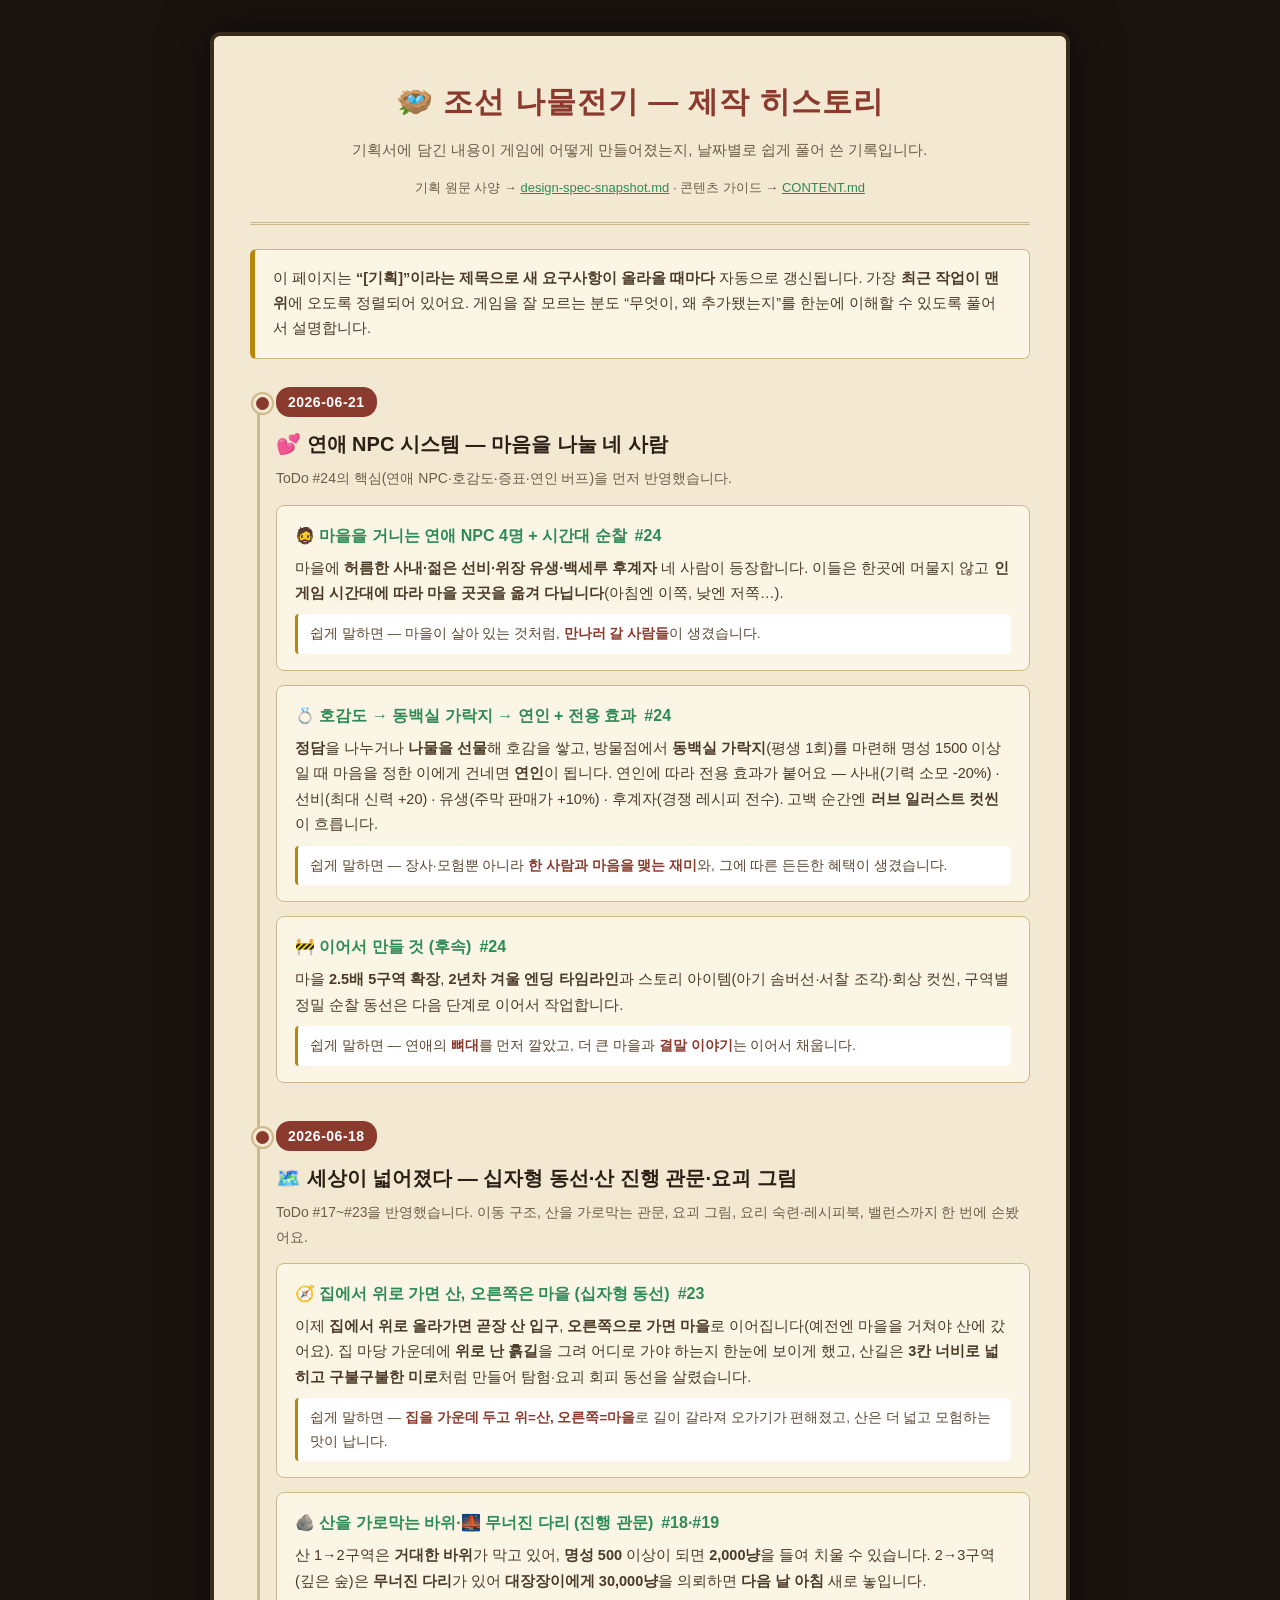
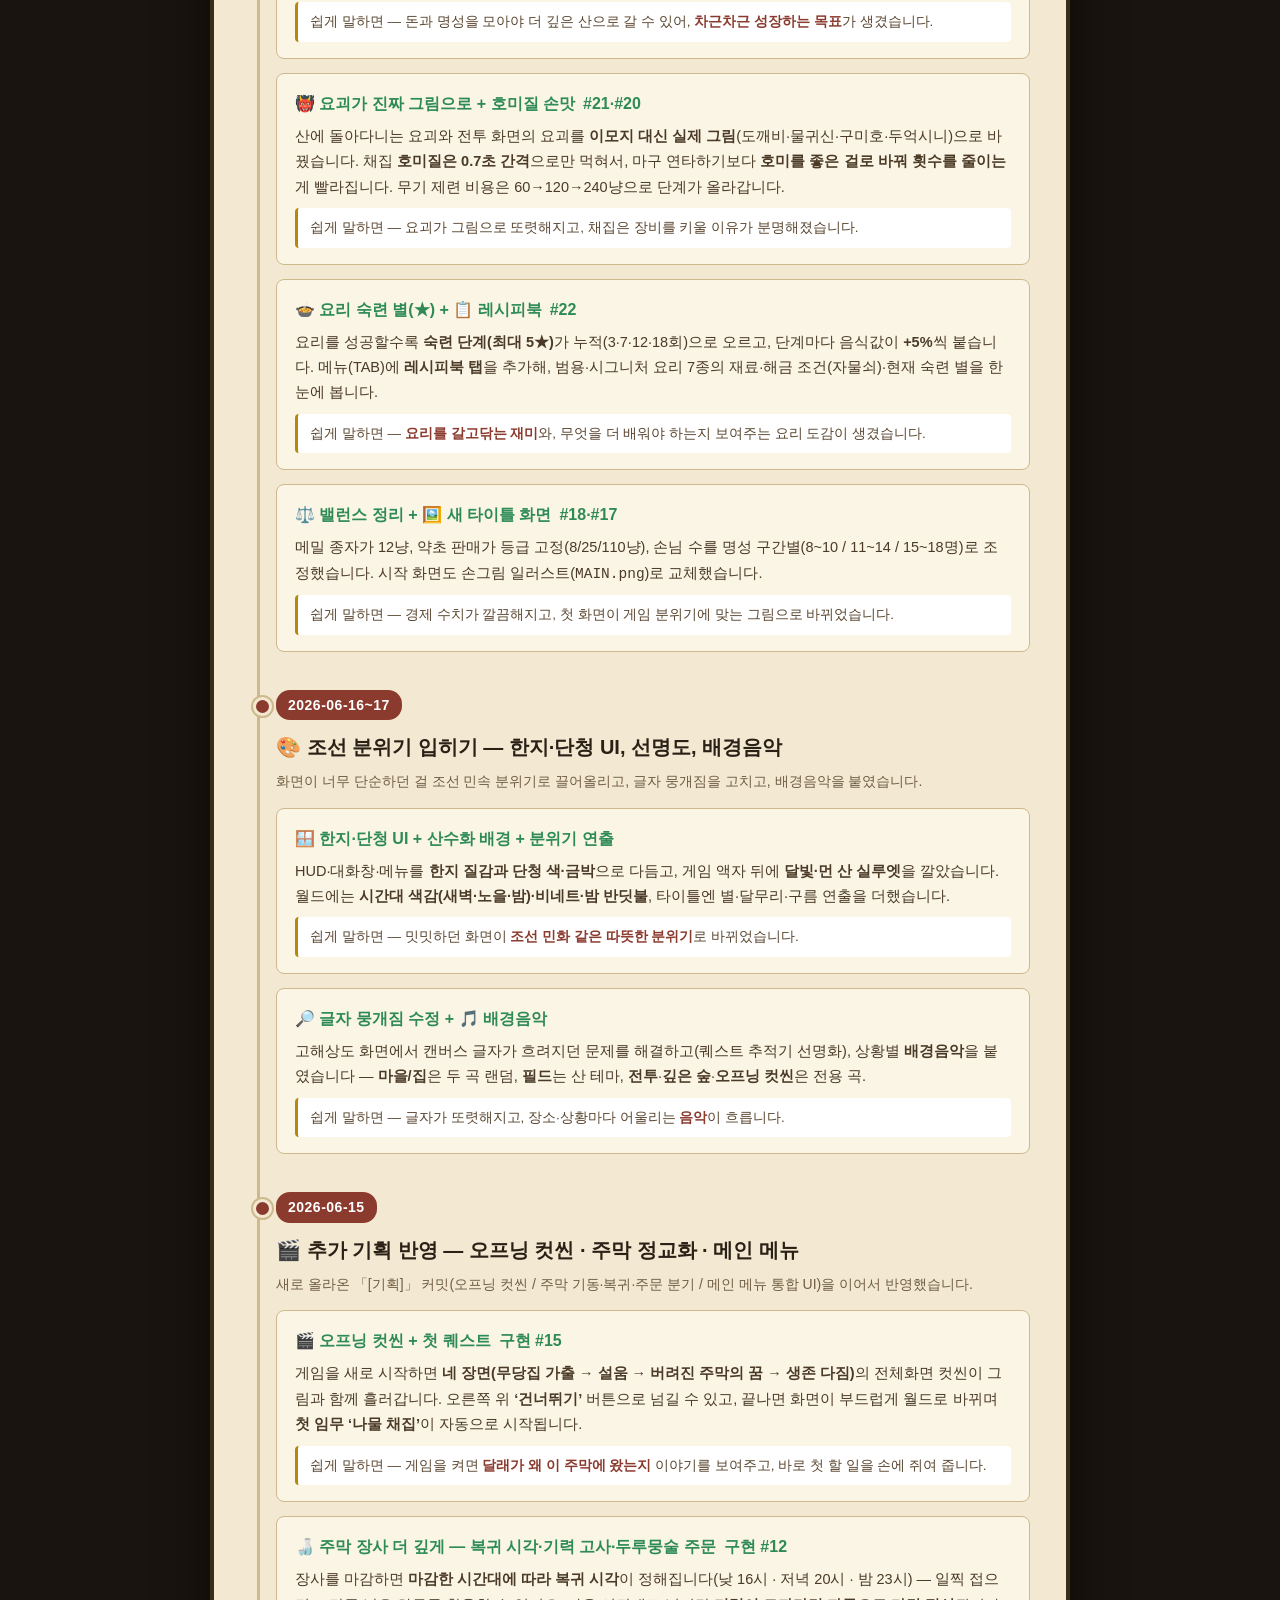
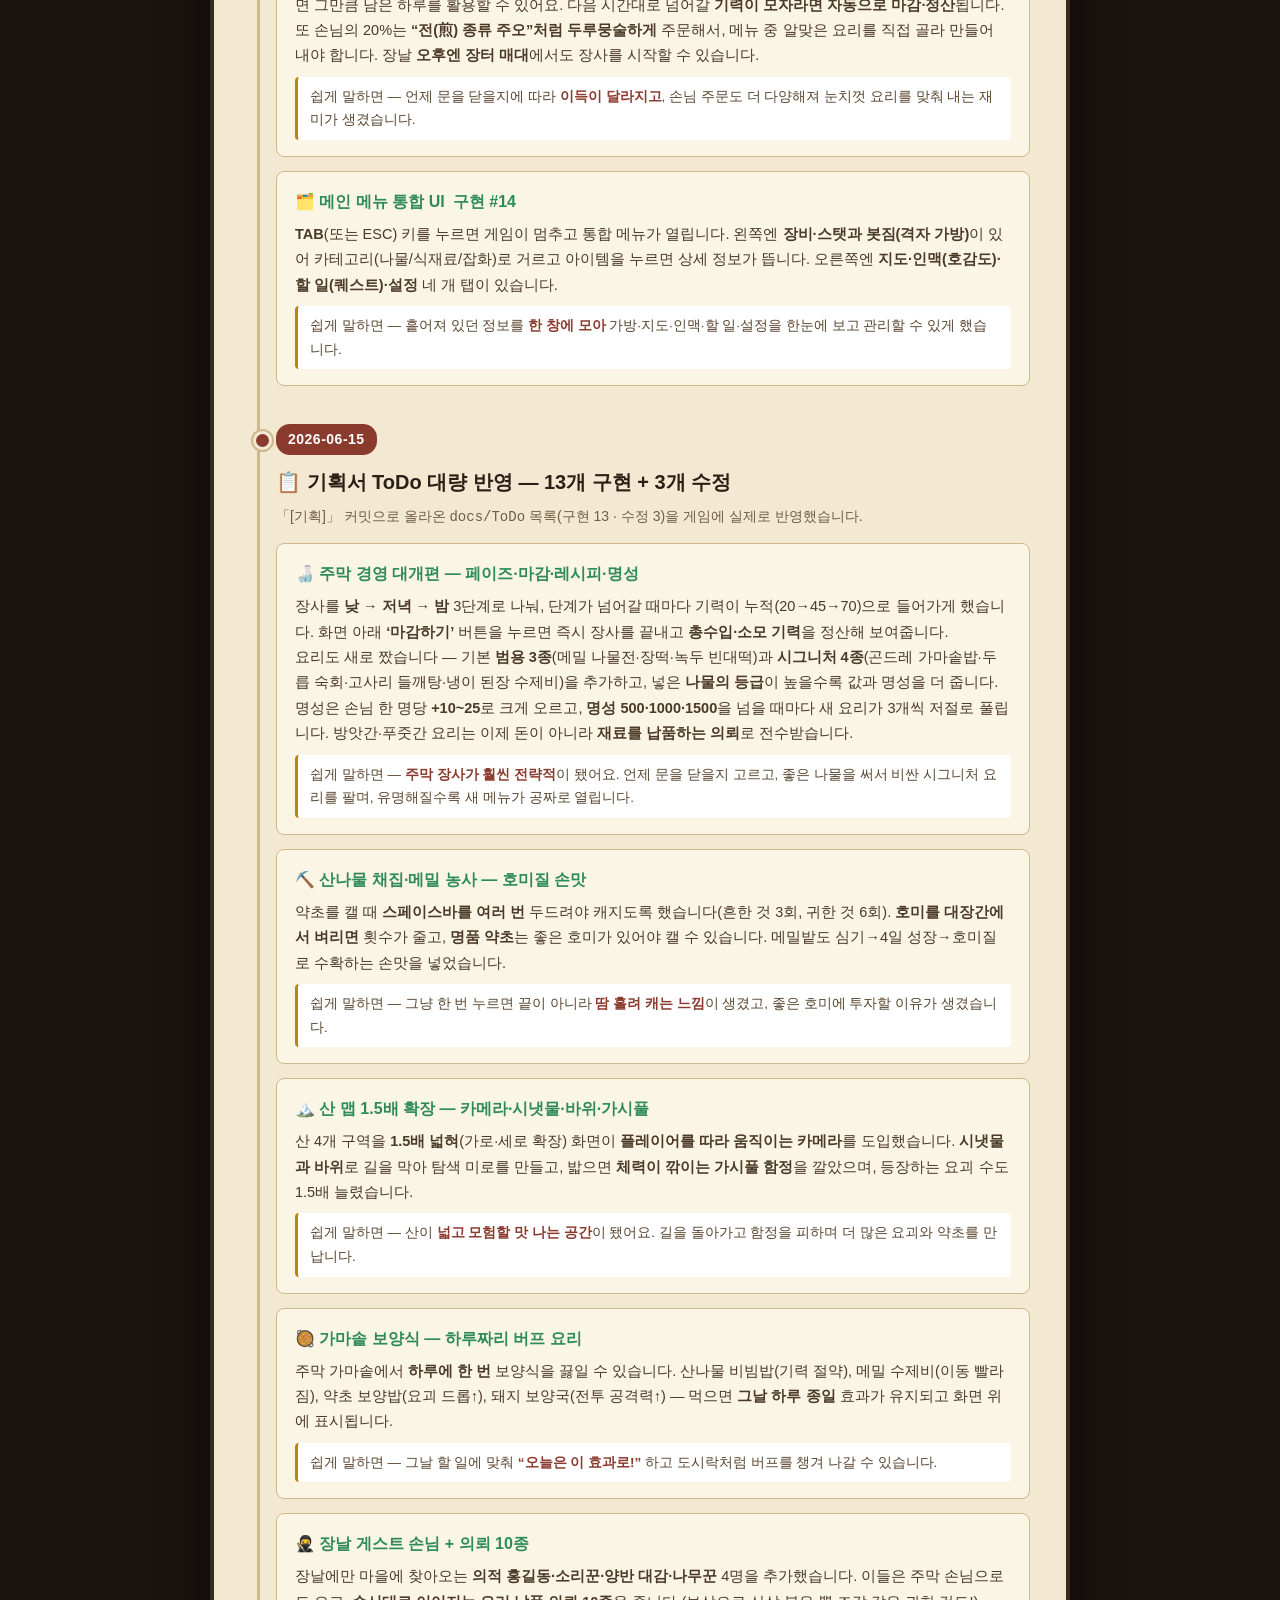
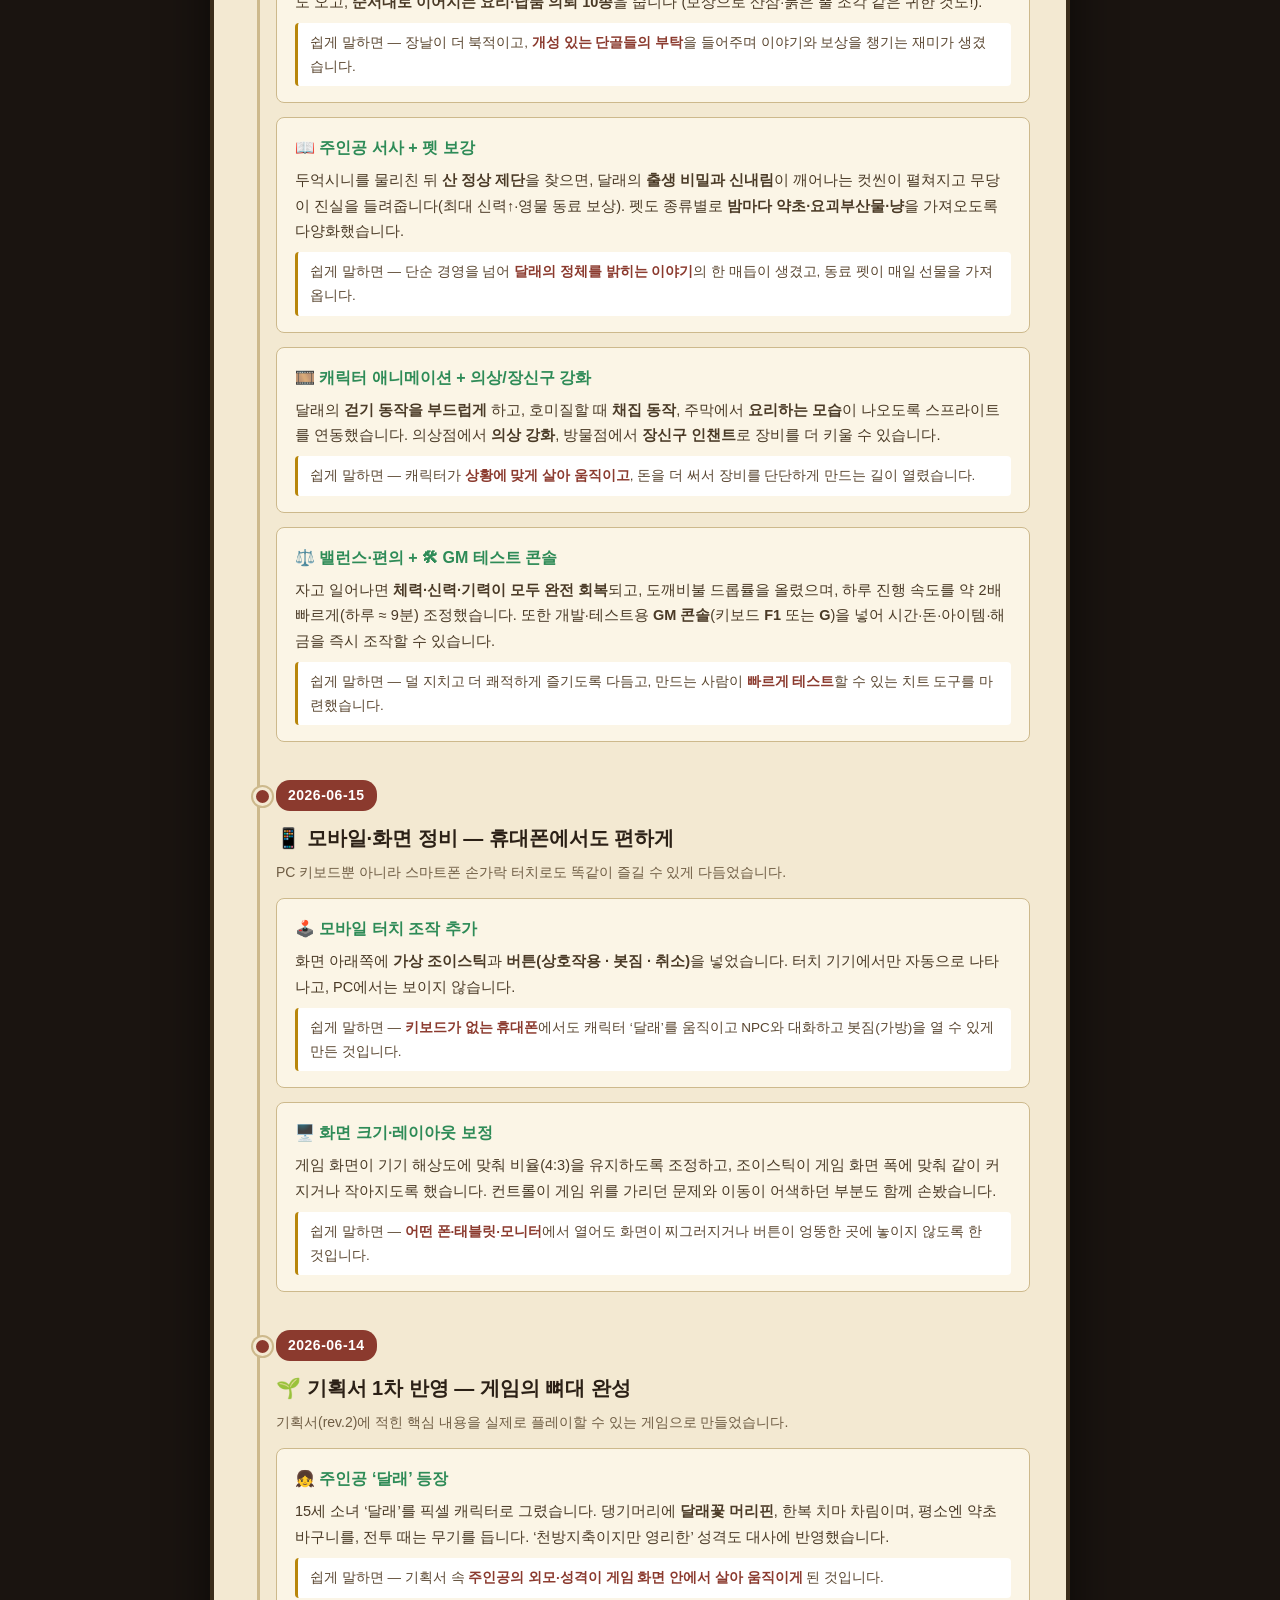
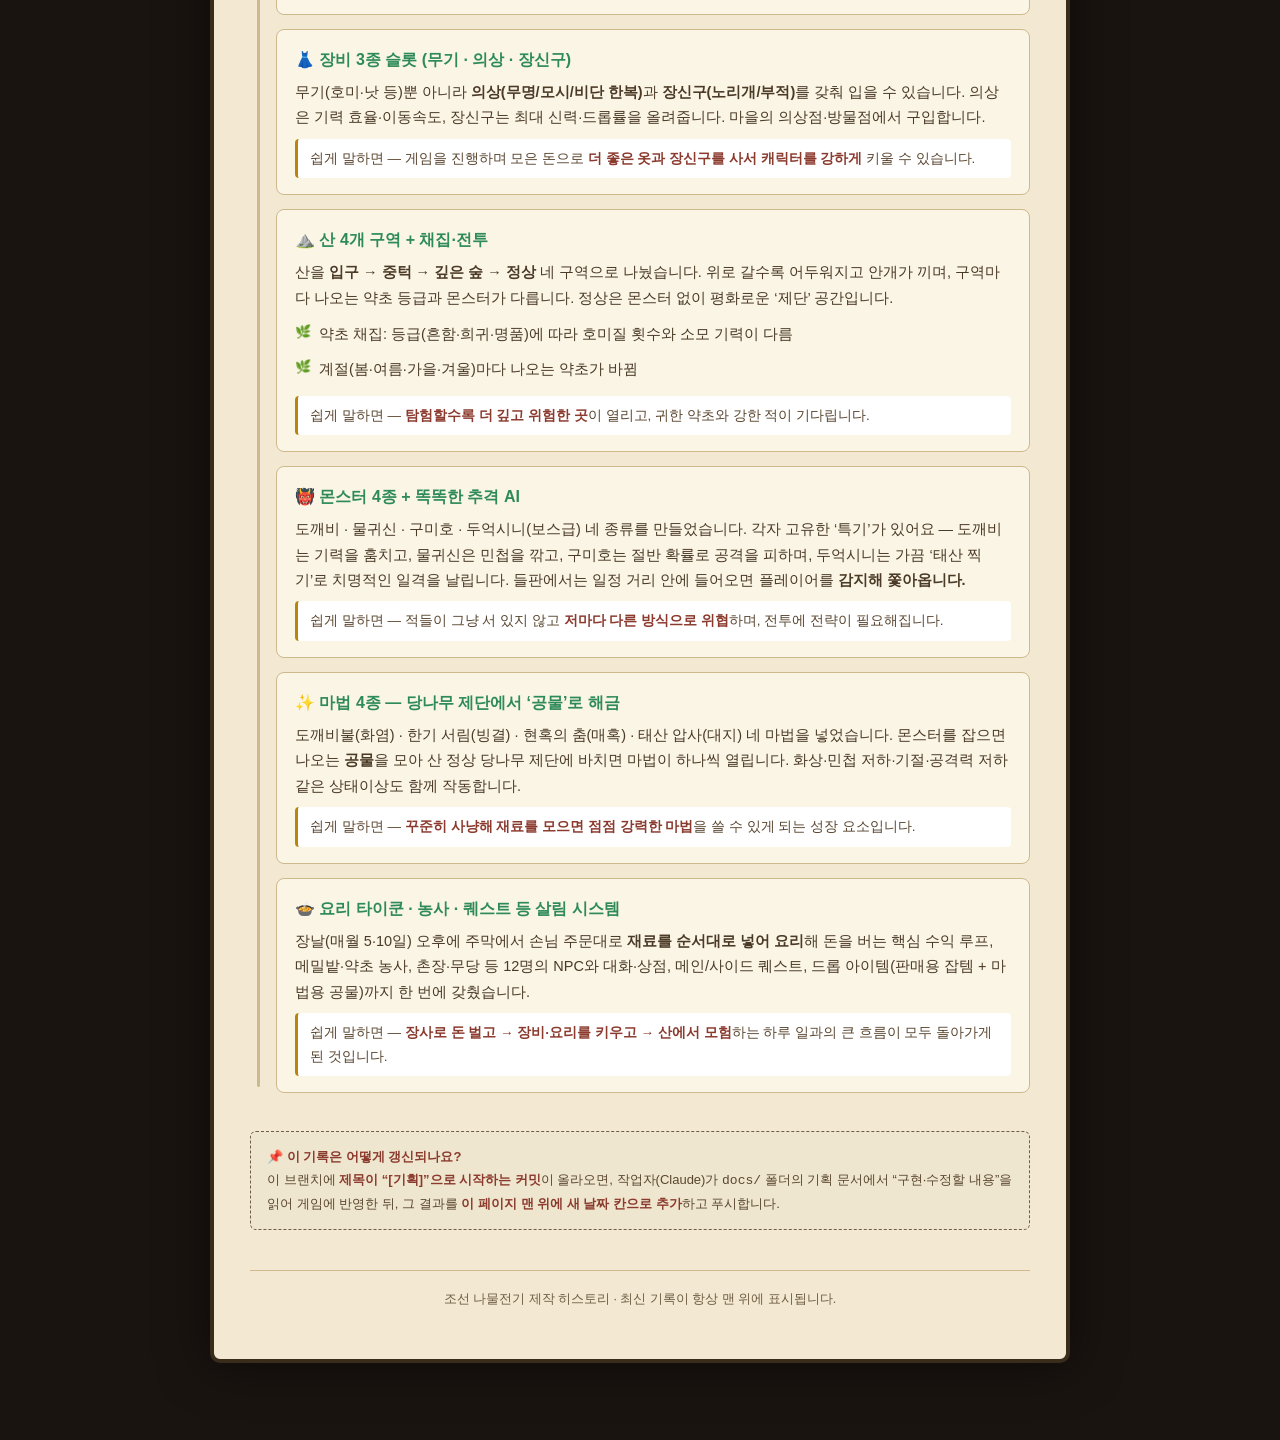
<file: 제작 히스토리.html>
<!DOCTYPE html>
<html lang="ko">
<head>
<meta charset="UTF-8" />
<meta name="viewport" content="width=device-width, initial-scale=1.0" />
<title>조선 나물전기 — 제작 히스토리</title>
<style>
  :root{
    --bg:#1a1410; --paper:#f3e9d2; --ink:#2b2016; --line:#cdb98c;
    --accent:#8b3a2e; --accent2:#2e8b57; --gold:#b8860b; --muted:#6f5d44;
  }
  *{box-sizing:border-box;margin:0;padding:0;}
  body{
    background:var(--bg);
    color:var(--ink);
    font-family:'Malgun Gothic','Apple SD Gothic Neo',sans-serif;
    line-height:1.75;
    padding:32px 16px 80px;
  }
  .wrap{
    max-width:860px; margin:0 auto;
    background:var(--paper);
    border:4px solid #3a2c1a;
    border-radius:10px;
    box-shadow:0 0 50px rgba(0,0,0,.6);
    padding:40px 36px 48px;
  }
  header.top{
    text-align:center;
    border-bottom:3px double var(--line);
    padding-bottom:22px; margin-bottom:8px;
  }
  header.top h1{
    font-size:30px; letter-spacing:1px; color:var(--accent);
  }
  header.top .sub{ color:var(--muted); margin-top:8px; font-size:15px; }
  header.top .crumb{
    margin-top:14px; font-size:13px; color:var(--muted);
  }
  header.top .crumb a{ color:var(--accent2); }

  .intro{
    background:#fbf5e6; border:1px solid var(--line);
    border-left:5px solid var(--gold);
    border-radius:6px; padding:16px 18px; margin:24px 0 8px;
    font-size:14.5px; color:#4a3a26;
  }

  /* ── 타임라인 ── */
  .timeline{ position:relative; margin-top:28px; padding-left:26px; }
  .timeline::before{
    content:""; position:absolute; left:7px; top:6px; bottom:6px;
    width:3px; background:var(--line); border-radius:2px;
  }
  .entry{ position:relative; margin-bottom:38px; }
  .entry::before{
    content:""; position:absolute; left:-23px; top:7px;
    width:13px; height:13px; border-radius:50%;
    background:var(--accent); border:3px solid var(--paper);
    box-shadow:0 0 0 2px var(--line);
  }
  .entry .date{
    display:inline-block; font-size:14px; font-weight:700;
    color:#fff; background:var(--accent);
    padding:3px 12px; border-radius:14px; letter-spacing:.5px;
  }
  .entry h2{
    font-size:20px; margin:10px 0 4px; color:var(--ink);
  }
  .entry .tagline{ color:var(--muted); font-size:14px; margin-bottom:14px; }

  .card{
    background:#fbf5e6; border:1px solid var(--line);
    border-radius:8px; padding:16px 18px; margin-bottom:14px;
  }
  .card h3{
    font-size:16px; color:var(--accent2); margin-bottom:6px;
    display:flex; align-items:center; gap:8px;
  }
  .card p{ font-size:14.5px; color:#4a3a26; }
  .card .plain{
    margin-top:8px; font-size:13.5px; color:#5a4630;
    background:#fff; border-left:3px solid var(--gold);
    padding:8px 12px; border-radius:4px;
  }
  .card .plain b{ color:var(--accent); }

  ul.feat{ list-style:none; margin-top:6px; }
  ul.feat li{
    font-size:14.5px; color:#4a3a26; padding:5px 0 5px 24px;
    position:relative;
  }
  ul.feat li::before{
    content:"🌿"; position:absolute; left:0; top:4px; font-size:13px;
  }

  footer.bot{
    margin-top:40px; padding-top:18px; border-top:1px solid var(--line);
    text-align:center; font-size:12.5px; color:var(--muted);
  }
  .note-howto{
    margin-top:26px; background:#efe6cf; border:1px dashed var(--muted);
    border-radius:6px; padding:14px 16px; font-size:13px; color:#5a4630;
  }
  .note-howto b{ color:var(--accent); }
</style>
</head>
<body>
<div class="wrap">

  <header class="top">
    <h1>🪺 조선 나물전기 — 제작 히스토리</h1>
    <div class="sub">기획서에 담긴 내용이 게임에 어떻게 만들어졌는지, 날짜별로 쉽게 풀어 쓴 기록입니다.</div>
    <div class="crumb">기획 원문 사양 → <a href="docs/design-spec-snapshot.md">design-spec-snapshot.md</a> · 콘텐츠 가이드 → <a href="docs/CONTENT.md">CONTENT.md</a></div>
  </header>

  <div class="intro">
    이 페이지는 <b>“[기획]”이라는 제목으로 새 요구사항이 올라올 때마다</b> 자동으로 갱신됩니다.
    가장 <b>최근 작업이 맨 위</b>에 오도록 정렬되어 있어요. 게임을 잘 모르는 분도 “무엇이, 왜 추가됐는지”를
    한눈에 이해할 수 있도록 풀어서 설명합니다.
  </div>

  <div class="timeline">
  <!-- ▼▼▼ 새 작업 기록은 항상 이 줄 바로 아래에 (최신이 맨 위) 추가합니다 ▼▼▼ -->

    <!-- ───────────────────────── 2026-06-21 (연애 NPC 시스템 코어) ───────────────────────── -->
    <section class="entry">
      <span class="date">2026-06-21</span>
      <h2>💕 연애 NPC 시스템 — 마음을 나눌 네 사람</h2>
      <div class="tagline">ToDo #24의 핵심(연애 NPC·호감도·증표·연인 버프)을 먼저 반영했습니다.</div>

      <div class="card">
        <h3>🧔 마을을 거니는 연애 NPC 4명 + 시간대 순찰 <span class="todo-tag">#24</span></h3>
        <p>마을에 <b>허름한 사내·젊은 선비·위장 유생·백세루 후계자</b> 네 사람이 등장합니다. 이들은 한곳에
           머물지 않고 <b>인게임 시간대에 따라 마을 곳곳을 옮겨 다닙니다</b>(아침엔 이쪽, 낮엔 저쪽…).</p>
        <div class="plain">쉽게 말하면 — 마을이 살아 있는 것처럼, <b>만나러 갈 사람들</b>이 생겼습니다.</div>
      </div>

      <div class="card">
        <h3>💍 호감도 → 동백실 가락지 → 연인 + 전용 효과 <span class="todo-tag">#24</span></h3>
        <p><b>정담</b>을 나누거나 <b>나물을 선물</b>해 호감을 쌓고, 방물점에서 <b>동백실 가락지</b>(평생 1회)를 마련해
           명성 1500 이상일 때 마음을 정한 이에게 건네면 <b>연인</b>이 됩니다. 연인에 따라 전용 효과가 붙어요 —
           사내(기력 소모 -20%) · 선비(최대 신력 +20) · 유생(주막 판매가 +10%) · 후계자(경쟁 레시피 전수).
           고백 순간엔 <b>러브 일러스트 컷씬</b>이 흐릅니다.</p>
        <div class="plain">쉽게 말하면 — 장사·모험뿐 아니라 <b>한 사람과 마음을 맺는 재미</b>와, 그에 따른 든든한 혜택이 생겼습니다.</div>
      </div>

      <div class="card">
        <h3>🚧 이어서 만들 것 (후속) <span class="todo-tag">#24</span></h3>
        <p>마을 <b>2.5배 5구역 확장</b>, <b>2년차 겨울 엔딩 타임라인</b>과 스토리 아이템(아기 솜버선·서찰 조각)·회상 컷씬,
           구역별 정밀 순찰 동선은 다음 단계로 이어서 작업합니다.</p>
        <div class="plain">쉽게 말하면 — 연애의 <b>뼈대</b>를 먼저 깔았고, 더 큰 마을과 <b>결말 이야기</b>는 이어서 채웁니다.</div>
      </div>
    </section>


    <!-- ───────────────────────── 2026-06-18 (월드 동선·진행 게이트·시스템 개편) ───────────────────────── -->
    <section class="entry">
      <span class="date">2026-06-18</span>
      <h2>🗺️ 세상이 넓어졌다 — 십자형 동선·산 진행 관문·요괴 그림</h2>
      <div class="tagline">ToDo #17~#23을 반영했습니다. 이동 구조, 산을 가로막는 관문, 요괴 그림, 요리 숙련·레시피북, 밸런스까지 한 번에 손봤어요.</div>

      <div class="card">
        <h3>🧭 집에서 위로 가면 산, 오른쪽은 마을 (십자형 동선) <span class="todo-tag">#23</span></h3>
        <p>이제 <b>집에서 위로 올라가면 곧장 산 입구</b>, <b>오른쪽으로 가면 마을</b>로 이어집니다(예전엔 마을을 거쳐야 산에 갔어요).
           집 마당 가운데에 <b>위로 난 흙길</b>을 그려 어디로 가야 하는지 한눈에 보이게 했고, 산길은 <b>3칸 너비로 넓히고
           구불구불한 미로</b>처럼 만들어 탐험·요괴 회피 동선을 살렸습니다.</p>
        <div class="plain">쉽게 말하면 — <b>집을 가운데 두고 위=산, 오른쪽=마을</b>로 길이 갈라져 오가기가 편해졌고,
          산은 더 넓고 모험하는 맛이 납니다.</div>
      </div>

      <div class="card">
        <h3>🪨 산을 가로막는 바위·🌉 무너진 다리 (진행 관문) <span class="todo-tag">#18·#19</span></h3>
        <p>산 1→2구역은 <b>거대한 바위</b>가 막고 있어, <b>명성 500</b> 이상이 되면 <b>2,000냥</b>을 들여 치울 수 있습니다.
           2→3구역(깊은 숲)은 <b>무너진 다리</b>가 있어 <b>대장장이에게 30,000냥</b>을 의뢰하면 <b>다음 날 아침</b> 새로 놓입니다.</p>
        <div class="plain">쉽게 말하면 — 돈과 명성을 모아야 더 깊은 산으로 갈 수 있어, <b>차근차근 성장하는 목표</b>가 생겼습니다.</div>
      </div>

      <div class="card">
        <h3>👹 요괴가 진짜 그림으로 + 호미질 손맛 <span class="todo-tag">#21·#20</span></h3>
        <p>산에 돌아다니는 요괴와 전투 화면의 요괴를 <b>이모지 대신 실제 그림</b>(도깨비·물귀신·구미호·두억시니)으로 바꿨습니다.
           채집 <b>호미질은 0.7초 간격</b>으로만 먹혀서, 마구 연타하기보다 <b>호미를 좋은 걸로 바꿔 횟수를 줄이는</b> 게 빨라집니다.
           무기 제련 비용은 60→120→240냥으로 단계가 올라갑니다.</p>
        <div class="plain">쉽게 말하면 — 요괴가 그림으로 또렷해지고, 채집은 장비를 키울 이유가 분명해졌습니다.</div>
      </div>

      <div class="card">
        <h3>🍲 요리 숙련 별(★) + 📋 레시피북 <span class="todo-tag">#22</span></h3>
        <p>요리를 성공할수록 <b>숙련 단계(최대 5★)</b>가 누적(3·7·12·18회)으로 오르고, 단계마다 음식값이 <b>+5%</b>씩 붙습니다.
           메뉴(TAB)에 <b>레시피북 탭</b>을 추가해, 범용·시그니처 요리 7종의 재료·해금 조건(자물쇠)·현재 숙련 별을 한눈에 봅니다.</p>
        <div class="plain">쉽게 말하면 — <b>요리를 갈고닦는 재미</b>와, 무엇을 더 배워야 하는지 보여주는 요리 도감이 생겼습니다.</div>
      </div>

      <div class="card">
        <h3>⚖️ 밸런스 정리 + 🖼️ 새 타이틀 화면 <span class="todo-tag">#18·#17</span></h3>
        <p>메밀 종자가 12냥, 약초 판매가 등급 고정(8/25/110냥), 손님 수를 명성 구간별(8~10 / 11~14 / 15~18명)로 조정했습니다.
           시작 화면도 손그림 일러스트(<code>MAIN.png</code>)로 교체했습니다.</p>
        <div class="plain">쉽게 말하면 — 경제 수치가 깔끔해지고, 첫 화면이 게임 분위기에 맞는 그림으로 바뀌었습니다.</div>
      </div>
    </section>

    <!-- ───────────────────────── 2026-06-16~17 (분위기·BGM) ───────────────────────── -->
    <section class="entry">
      <span class="date">2026-06-16~17</span>
      <h2>🎨 조선 분위기 입히기 — 한지·단청 UI, 선명도, 배경음악</h2>
      <div class="tagline">화면이 너무 단순하던 걸 조선 민속 분위기로 끌어올리고, 글자 뭉개짐을 고치고, 배경음악을 붙였습니다.</div>

      <div class="card">
        <h3>🪟 한지·단청 UI + 산수화 배경 + 분위기 연출</h3>
        <p>HUD·대화창·메뉴를 <b>한지 질감과 단청 색·금박</b>으로 다듬고, 게임 액자 뒤에 <b>달빛·먼 산 실루엣</b>을 깔았습니다.
           월드에는 <b>시간대 색감(새벽·노을·밤)·비네트·밤 반딧불</b>, 타이틀엔 별·달무리·구름 연출을 더했습니다.</p>
        <div class="plain">쉽게 말하면 — 밋밋하던 화면이 <b>조선 민화 같은 따뜻한 분위기</b>로 바뀌었습니다.</div>
      </div>

      <div class="card">
        <h3>🔎 글자 뭉개짐 수정 + 🎵 배경음악</h3>
        <p>고해상도 화면에서 캔버스 글자가 흐려지던 문제를 해결하고(퀘스트 추적기 선명화), 상황별 <b>배경음악</b>을 붙였습니다 —
           <b>마을/집</b>은 두 곡 랜덤, <b>필드</b>는 산 테마, <b>전투</b>·<b>깊은 숲</b>·<b>오프닝 컷씬</b>은 전용 곡.</p>
        <div class="plain">쉽게 말하면 — 글자가 또렷해지고, 장소·상황마다 어울리는 <b>음악</b>이 흐릅니다.</div>
      </div>
    </section>

    <!-- ───────────────────────── 2026-06-15 (추가 기획 반영: 컷씬·주막·메뉴) ───────────────────────── -->
    <section class="entry">
      <span class="date">2026-06-15</span>
      <h2>🎬 추가 기획 반영 — 오프닝 컷씬 · 주막 정교화 · 메인 메뉴</h2>
      <div class="tagline">새로 올라온 「[기획]」 커밋(오프닝 컷씬 / 주막 기동·복귀·주문 분기 / 메인 메뉴 통합 UI)을 이어서 반영했습니다.</div>

      <div class="card">
        <h3>🎬 오프닝 컷씬 + 첫 퀘스트 <span class="todo-tag">구현 #15</span></h3>
        <p>게임을 새로 시작하면 <b>네 장면(무당집 가출 → 설움 → 버려진 주막의 꿈 → 생존 다짐)</b>의
           전체화면 컷씬이 그림과 함께 흘러갑니다. 오른쪽 위 <b>‘건너뛰기’</b> 버튼으로 넘길 수 있고,
           끝나면 화면이 부드럽게 월드로 바뀌며 <b>첫 임무 ‘나물 채집’</b>이 자동으로 시작됩니다.</p>
        <div class="plain">쉽게 말하면 — 게임을 켜면 <b>달래가 왜 이 주막에 왔는지</b> 이야기를 보여주고,
          바로 첫 할 일을 손에 쥐여 줍니다.</div>
      </div>

      <div class="card">
        <h3>🍶 주막 장사 더 깊게 — 복귀 시각·기력 고사·두루뭉술 주문 <span class="todo-tag">구현 #12</span></h3>
        <p>장사를 마감하면 <b>마감한 시간대에 따라 복귀 시각</b>이 정해집니다(낮 16시 · 저녁 20시 · 밤 23시) —
           일찍 접으면 그만큼 남은 하루를 활용할 수 있어요. 다음 시간대로 넘어갈 <b>기력이 모자라면 자동으로
           마감·정산</b>됩니다. 또 손님의 20%는 <b>“전(煎) 종류 주오”처럼 두루뭉술하게</b> 주문해서, 메뉴 중
           알맞은 요리를 직접 골라 만들어 내야 합니다. 장날 <b>오후엔 장터 매대</b>에서도 장사를 시작할 수 있습니다.</p>
        <div class="plain">쉽게 말하면 — 언제 문을 닫을지에 따라 <b>이득이 달라지고</b>, 손님 주문도 더 다양해져
          눈치껏 요리를 맞춰 내는 재미가 생겼습니다.</div>
      </div>

      <div class="card">
        <h3>🗂️ 메인 메뉴 통합 UI <span class="todo-tag">구현 #14</span></h3>
        <p><b>TAB</b>(또는 ESC) 키를 누르면 게임이 멈추고 통합 메뉴가 열립니다. 왼쪽엔 <b>장비·스탯과
           봇짐(격자 가방)</b>이 있어 카테고리(나물/식재료/잡화)로 거르고 아이템을 누르면 상세 정보가 뜹니다.
           오른쪽엔 <b>지도·인맥(호감도)·할 일(퀘스트)·설정</b> 네 개 탭이 있습니다.</p>
        <div class="plain">쉽게 말하면 — 흩어져 있던 정보를 <b>한 창에 모아</b> 가방·지도·인맥·할 일·설정을
          한눈에 보고 관리할 수 있게 했습니다.</div>
      </div>
    </section>

    <!-- ───────────────────────── 2026-06-15 (기획서 대량 반영) ───────────────────────── -->
    <section class="entry">
      <span class="date">2026-06-15</span>
      <h2>📋 기획서 ToDo 대량 반영 — 13개 구현 + 3개 수정</h2>
      <div class="tagline">「[기획]」 커밋으로 올라온 <code>docs/ToDo</code> 목록(구현 13 · 수정 3)을 게임에 실제로 반영했습니다.</div>

      <div class="card">
        <h3>🍶 주막 경영 대개편 — 페이즈·마감·레시피·명성</h3>
        <p>장사를 <b>낮 → 저녁 → 밤</b> 3단계로 나눠, 단계가 넘어갈 때마다 기력이 누적(20→45→70)으로
           들어가게 했습니다. 화면 아래 <b>‘마감하기’</b> 버튼을 누르면 즉시 장사를 끝내고
           <b>총수입·소모 기력</b>을 정산해 보여줍니다.</p>
        <p>요리도 새로 짰습니다 — 기본 <b>범용 3종</b>(메밀 나물전·장떡·녹두 빈대떡)과
           <b>시그니처 4종</b>(곤드레 가마솥밥·두릅 숙회·고사리 들깨탕·냉이 된장 수제비)을 추가하고,
           넣은 <b>나물의 등급</b>이 높을수록 값과 명성을 더 줍니다.</p>
        <p>명성은 손님 한 명당 <b>+10~25</b>로 크게 오르고, <b>명성 500·1000·1500</b>을 넘을 때마다
           새 요리가 3개씩 저절로 풀립니다. 방앗간·푸줏간 요리는 이제 돈이 아니라
           <b>재료를 납품하는 의뢰</b>로 전수받습니다.</p>
        <div class="plain">쉽게 말하면 — <b>주막 장사가 훨씬 전략적</b>이 됐어요. 언제 문을 닫을지 고르고,
          좋은 나물을 써서 비싼 시그니처 요리를 팔며, 유명해질수록 새 메뉴가 공짜로 열립니다.</div>
      </div>

      <div class="card">
        <h3>⛏️ 산나물 채집·메밀 농사 — 호미질 손맛</h3>
        <p>약초를 캘 때 <b>스페이스바를 여러 번</b> 두드려야 캐지도록 했습니다(흔한 것 3회, 귀한 것 6회).
           <b>호미를 대장간에서 벼리면</b> 횟수가 줄고, <b>명품 약초</b>는 좋은 호미가 있어야 캘 수 있습니다.
           메밀밭도 심기→4일 성장→호미질로 수확하는 손맛을 넣었습니다.</p>
        <div class="plain">쉽게 말하면 — 그냥 한 번 누르면 끝이 아니라 <b>땀 흘려 캐는 느낌</b>이 생겼고,
          좋은 호미에 투자할 이유가 생겼습니다.</div>
      </div>

      <div class="card">
        <h3>🏔️ 산 맵 1.5배 확장 — 카메라·시냇물·바위·가시풀</h3>
        <p>산 4개 구역을 <b>1.5배 넓혀</b>(가로·세로 확장) 화면이 <b>플레이어를 따라 움직이는 카메라</b>를
           도입했습니다. <b>시냇물과 바위</b>로 길을 막아 탐색 미로를 만들고, 밟으면 <b>체력이 깎이는
           가시풀 함정</b>을 깔았으며, 등장하는 요괴 수도 1.5배 늘렸습니다.</p>
        <div class="plain">쉽게 말하면 — 산이 <b>넓고 모험할 맛 나는 공간</b>이 됐어요. 길을 돌아가고
          함정을 피하며 더 많은 요괴와 약초를 만납니다.</div>
      </div>

      <div class="card">
        <h3>🥘 가마솥 보양식 — 하루짜리 버프 요리</h3>
        <p>주막 가마솥에서 <b>하루에 한 번</b> 보양식을 끓일 수 있습니다. 산나물 비빔밥(기력 절약),
           메밀 수제비(이동 빨라짐), 약초 보양밥(요괴 드롭↑), 돼지 보양국(전투 공격력↑) —
           먹으면 <b>그날 하루 종일</b> 효과가 유지되고 화면 위에 표시됩니다.</p>
        <div class="plain">쉽게 말하면 — 그날 할 일에 맞춰 <b>“오늘은 이 효과로!”</b> 하고 도시락처럼
          버프를 챙겨 나갈 수 있습니다.</div>
      </div>

      <div class="card">
        <h3>🥷 장날 게스트 손님 + 의뢰 10종</h3>
        <p>장날에만 마을에 찾아오는 <b>의적 홍길동·소리꾼·양반 대감·나무꾼</b> 4명을 추가했습니다.
           이들은 주막 손님으로도 오고, <b>순서대로 이어지는 요리·납품 의뢰 10종</b>을 줍니다
           (보상으로 산삼·붉은 뿔 조각 같은 귀한 것도!).</p>
        <div class="plain">쉽게 말하면 — 장날이 더 북적이고, <b>개성 있는 단골들의 부탁</b>을 들어주며
          이야기와 보상을 챙기는 재미가 생겼습니다.</div>
      </div>

      <div class="card">
        <h3>📖 주인공 서사 + 펫 보강</h3>
        <p>두억시니를 물리친 뒤 <b>산 정상 제단</b>을 찾으면, 달래의 <b>출생 비밀과 신내림</b>이 깨어나는
           컷씬이 펼쳐지고 무당이 진실을 들려줍니다(최대 신력↑·영물 동료 보상). 펫도 종류별로
           <b>밤마다 약초·요괴부산물·냥</b>을 가져오도록 다양화했습니다.</p>
        <div class="plain">쉽게 말하면 — 단순 경영을 넘어 <b>달래의 정체를 밝히는 이야기</b>의 한 매듭이 생겼고,
          동료 펫이 매일 선물을 가져옵니다.</div>
      </div>

      <div class="card">
        <h3>🎞️ 캐릭터 애니메이션 + 의상/장신구 강화</h3>
        <p>달래의 <b>걷기 동작을 부드럽게</b> 하고, 호미질할 때 <b>채집 동작</b>, 주막에서 <b>요리하는 모습</b>이
           나오도록 스프라이트를 연동했습니다. 의상점에서 <b>의상 강화</b>, 방물점에서 <b>장신구 인챈트</b>로
           장비를 더 키울 수 있습니다.</p>
        <div class="plain">쉽게 말하면 — 캐릭터가 <b>상황에 맞게 살아 움직이고</b>, 돈을 더 써서 장비를
          단단하게 만드는 길이 열렸습니다.</div>
      </div>

      <div class="card">
        <h3>⚖️ 밸런스·편의 + 🛠 GM 테스트 콘솔</h3>
        <p>자고 일어나면 <b>체력·신력·기력이 모두 완전 회복</b>되고, 도깨비불 드롭률을 올렸으며,
           하루 진행 속도를 약 2배 빠르게(하루 ≈ 9분) 조정했습니다. 또한 개발·테스트용
           <b>GM 콘솔</b>(키보드 <b>F1</b> 또는 <b>G</b>)을 넣어 시간·돈·아이템·해금을 즉시 조작할 수 있습니다.</p>
        <div class="plain">쉽게 말하면 — 덜 지치고 더 쾌적하게 즐기도록 다듬고, 만드는 사람이
          <b>빠르게 테스트</b>할 수 있는 치트 도구를 마련했습니다.</div>
      </div>
    </section>

    <!-- ───────────────────────── 2026-06-15 ───────────────────────── -->
    <section class="entry">
      <span class="date">2026-06-15</span>
      <h2>📱 모바일·화면 정비 — 휴대폰에서도 편하게</h2>
      <div class="tagline">PC 키보드뿐 아니라 스마트폰 손가락 터치로도 똑같이 즐길 수 있게 다듬었습니다.</div>

      <div class="card">
        <h3>🕹️ 모바일 터치 조작 추가</h3>
        <p>화면 아래쪽에 <b>가상 조이스틱</b>과 <b>버튼(상호작용 · 봇짐 · 취소)</b>을 넣었습니다.
           터치 기기에서만 자동으로 나타나고, PC에서는 보이지 않습니다.</p>
        <div class="plain">쉽게 말하면 — <b>키보드가 없는 휴대폰</b>에서도 캐릭터 ‘달래’를 움직이고
          NPC와 대화하고 봇짐(가방)을 열 수 있게 만든 것입니다.</div>
      </div>

      <div class="card">
        <h3>🖥️ 화면 크기·레이아웃 보정</h3>
        <p>게임 화면이 기기 해상도에 맞춰 비율(4:3)을 유지하도록 조정하고, 조이스틱이
           게임 화면 폭에 맞춰 같이 커지거나 작아지도록 했습니다. 컨트롤이 게임 위를
           가리던 문제와 이동이 어색하던 부분도 함께 손봤습니다.</p>
        <div class="plain">쉽게 말하면 — <b>어떤 폰·태블릿·모니터</b>에서 열어도 화면이 찌그러지거나
          버튼이 엉뚱한 곳에 놓이지 않도록 한 것입니다.</div>
      </div>
    </section>

    <!-- ───────────────────────── 2026-06-14 ───────────────────────── -->
    <section class="entry">
      <span class="date">2026-06-14</span>
      <h2>🌱 기획서 1차 반영 — 게임의 뼈대 완성</h2>
      <div class="tagline">기획서(rev.2)에 적힌 핵심 내용을 실제로 플레이할 수 있는 게임으로 만들었습니다.</div>

      <div class="card">
        <h3>👧 주인공 ‘달래’ 등장</h3>
        <p>15세 소녀 ‘달래’를 픽셀 캐릭터로 그렸습니다. 댕기머리에 <b>달래꽃 머리핀</b>,
           한복 치마 차림이며, 평소엔 약초 바구니를, 전투 때는 무기를 듭니다.
           ‘천방지축이지만 영리한’ 성격도 대사에 반영했습니다.</p>
        <div class="plain">쉽게 말하면 — 기획서 속 <b>주인공의 외모·성격이 게임 화면 안에서 살아 움직이게</b> 된 것입니다.</div>
      </div>

      <div class="card">
        <h3>👗 장비 3종 슬롯 (무기 · 의상 · 장신구)</h3>
        <p>무기(호미·낫 등)뿐 아니라 <b>의상(무명/모시/비단 한복)</b>과 <b>장신구(노리개/부적)</b>를
           갖춰 입을 수 있습니다. 의상은 기력 효율·이동속도, 장신구는 최대 신력·드롭률을 올려줍니다.
           마을의 의상점·방물점에서 구입합니다.</p>
        <div class="plain">쉽게 말하면 — 게임을 진행하며 모은 돈으로 <b>더 좋은 옷과 장신구를 사서
          캐릭터를 강하게</b> 키울 수 있습니다.</div>
      </div>

      <div class="card">
        <h3>⛰️ 산 4개 구역 + 채집·전투</h3>
        <p>산을 <b>입구 → 중턱 → 깊은 숲 → 정상</b> 네 구역으로 나눴습니다. 위로 갈수록 어두워지고
           안개가 끼며, 구역마다 나오는 약초 등급과 몬스터가 다릅니다. 정상은 몬스터 없이
           평화로운 ‘제단’ 공간입니다.</p>
        <ul class="feat">
          <li>약초 채집: 등급(흔함·희귀·명품)에 따라 호미질 횟수와 소모 기력이 다름</li>
          <li>계절(봄·여름·가을·겨울)마다 나오는 약초가 바뀜</li>
        </ul>
        <div class="plain">쉽게 말하면 — <b>탐험할수록 더 깊고 위험한 곳</b>이 열리고,
          귀한 약초와 강한 적이 기다립니다.</div>
      </div>

      <div class="card">
        <h3>👹 몬스터 4종 + 똑똑한 추격 AI</h3>
        <p>도깨비 · 물귀신 · 구미호 · 두억시니(보스급) 네 종류를 만들었습니다. 각자 고유한 ‘특기’가 있어요 —
           도깨비는 기력을 훔치고, 물귀신은 민첩을 깎고, 구미호는 절반 확률로 공격을 피하며,
           두억시니는 가끔 ‘태산 찍기’로 치명적인 일격을 날립니다. 들판에서는 일정 거리 안에 들어오면
           플레이어를 <b>감지해 쫓아옵니다.</b></p>
        <div class="plain">쉽게 말하면 — 적들이 그냥 서 있지 않고 <b>저마다 다른 방식으로 위협</b>하며,
          전투에 전략이 필요해집니다.</div>
      </div>

      <div class="card">
        <h3>✨ 마법 4종 — 당나무 제단에서 ‘공물’로 해금</h3>
        <p>도깨비불(화염) · 한기 서림(빙결) · 현혹의 춤(매혹) · 태산 압사(대지) 네 마법을 넣었습니다.
           몬스터를 잡으면 나오는 <b>공물</b>을 모아 산 정상 당나무 제단에 바치면 마법이 하나씩 열립니다.
           화상·민첩 저하·기절·공격력 저하 같은 상태이상도 함께 작동합니다.</p>
        <div class="plain">쉽게 말하면 — <b>꾸준히 사냥해 재료를 모으면 점점 강력한 마법</b>을 쓸 수 있게 되는 성장 요소입니다.</div>
      </div>

      <div class="card">
        <h3>🍲 요리 타이쿤 · 농사 · 퀘스트 등 살림 시스템</h3>
        <p>장날(매월 5·10일) 오후에 주막에서 손님 주문대로 <b>재료를 순서대로 넣어 요리</b>해 돈을 버는
           핵심 수익 루프, 메밀밭·약초 농사, 촌장·무당 등 12명의 NPC와 대화·상점, 메인/사이드 퀘스트,
           드롭 아이템(판매용 잡템 + 마법용 공물)까지 한 번에 갖췄습니다.</p>
        <div class="plain">쉽게 말하면 — <b>장사로 돈 벌고 → 장비·요리를 키우고 → 산에서 모험</b>하는
          하루 일과의 큰 흐름이 모두 돌아가게 된 것입니다.</div>
      </div>
    </section>

  </div><!-- /timeline -->

  <div class="note-howto">
    📌 <b>이 기록은 어떻게 갱신되나요?</b><br>
    이 브랜치에 <b>제목이 “[기획]”으로 시작하는 커밋</b>이 올라오면, 작업자(Claude)가
    <code>docs/</code> 폴더의 기획 문서에서 “구현·수정할 내용”을 읽어 게임에 반영한 뒤,
    그 결과를 <b>이 페이지 맨 위에 새 날짜 칸으로 추가</b>하고 푸시합니다.
  </div>

  <footer class="bot">
    조선 나물전기 제작 히스토리 · 최신 기록이 항상 맨 위에 표시됩니다.
  </footer>

</div>
</body>
</html>
</file>
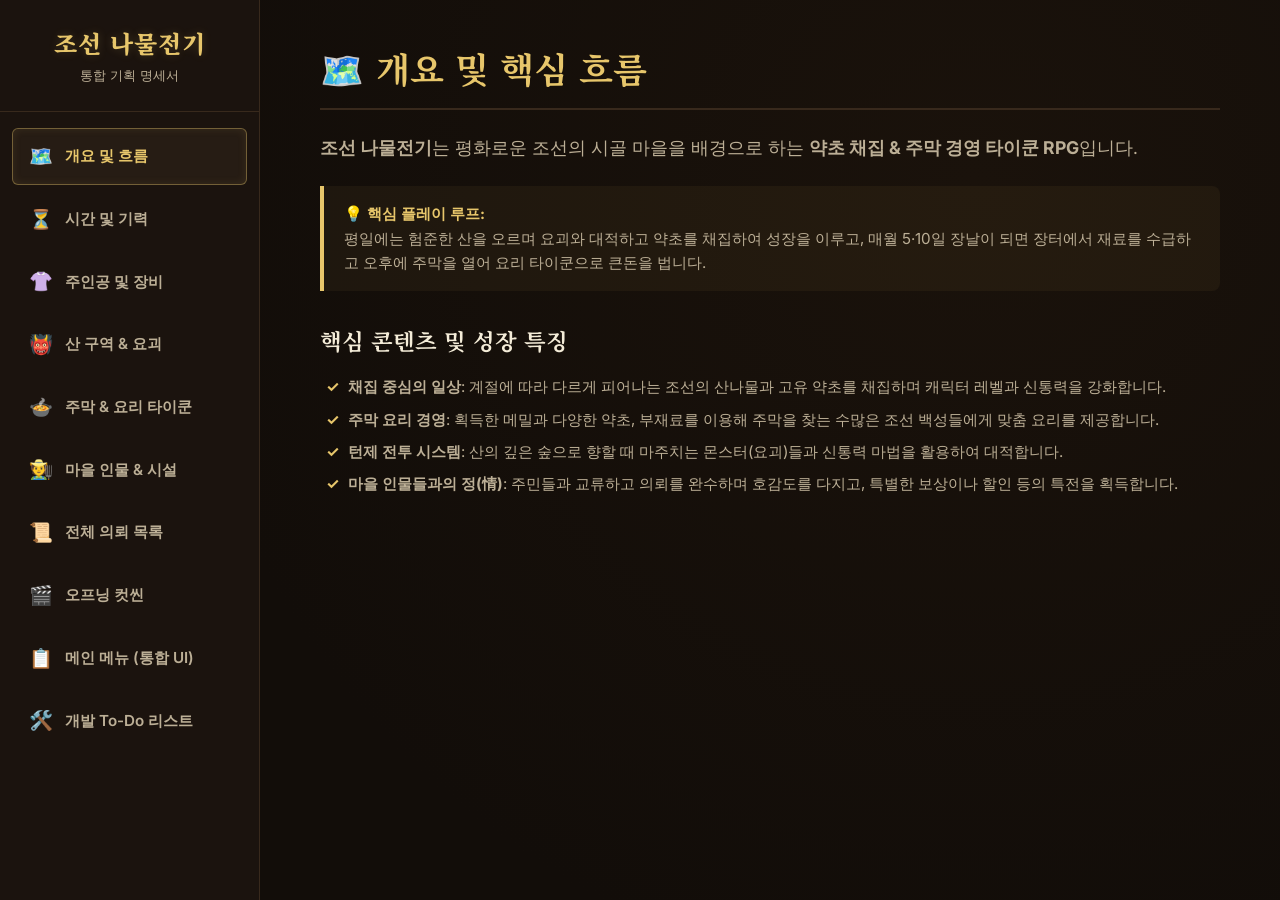
<file: docs/game_specification.html>
<!DOCTYPE html>
<html lang="ko">
<head>
  <meta charset="UTF-8">
  <meta name="viewport" content="width=device-width, initial-scale=1.0">
  <title>조선 나물전기 - 통합 기획 명세서</title>
  <!-- Google Fonts 로드 -->
  <link rel="preconnect" href="https://fonts.googleapis.com">
  <link rel="preconnect" href="https://fonts.gstatic.com" crossorigin>
  <link href="https://fonts.googleapis.com/css2?family=Noto+Serif+KR:wght@300;600;900&family=Outfit:wght@300;400;600;800&family=Inter:wght@300;400;600;700&display=swap" rel="stylesheet">
  
  <style>
    /* 디자인 시스템 및 테마 정의 */
    :root {
      --bg-dark: #120d09;
      --bg-panel: #1b130e;
      --bg-hover: #261c14;
      --border-color: #38291c;
      --border-glow: #e7c66b;
      
      --text-main: #f4ecd8;
      --text-muted: #bcaf96;
      --accent-gold: #e7c66b;
      --accent-gold-dark: #cda84f;
      --accent-red: #c0392b;
      --accent-blue: #3498db;
      --accent-green: #2ecc71;
      
      --font-serif: 'Noto Serif KR', serif;
      --font-sans: 'Inter', 'Outfit', sans-serif;
    }

    /* 전역 스타일 */
    * {
      box-sizing: border-box;
      margin: 0;
      padding: 0;
      scrollbar-width: thin;
      scrollbar-color: var(--border-color) var(--bg-dark);
    }
    
    body {
      background-color: var(--bg-dark);
      color: var(--text-main);
      font-family: var(--font-sans);
      line-height: 1.6;
      display: flex;
      height: 100vh;
      overflow: hidden;
    }

    /* 사이드바 내비게이션 */
    aside {
      width: 260px;
      background-color: var(--bg-panel);
      border-right: 1px solid var(--border-color);
      display: flex;
      flex-direction: column;
      flex-shrink: 0;
      z-index: 10;
    }

    .sidebar-header {
      padding: 24px;
      border-bottom: 1px solid var(--border-color);
      text-align: center;
    }

    .sidebar-header h1 {
      font-family: var(--font-serif);
      font-size: 1.5rem;
      font-weight: 900;
      color: var(--accent-gold);
      letter-spacing: 1px;
      text-shadow: 0 0 10px rgba(231, 198, 107, 0.2);
    }
    
    .sidebar-header p {
      font-size: 0.8rem;
      color: var(--text-muted);
      margin-top: 4px;
    }

    .nav-list {
      list-style: none;
      padding: 16px 12px;
      overflow-y: auto;
      flex-grow: 1;
    }

    .nav-item {
      padding: 12px 16px;
      margin-bottom: 6px;
      border-radius: 6px;
      cursor: pointer;
      font-size: 0.95rem;
      font-weight: 600;
      color: var(--text-muted);
      display: flex;
      align-items: center;
      transition: all 0.2s ease;
      border: 1px solid transparent;
    }

    .nav-item span {
      margin-right: 12px;
      font-size: 1.2rem;
    }

    .nav-item:hover {
      background-color: var(--bg-hover);
      color: var(--text-main);
    }

    .nav-item.active {
      background-color: var(--bg-hover);
      color: var(--accent-gold);
      border-color: rgba(231, 198, 107, 0.4);
      box-shadow: inset 0 0 8px rgba(231, 198, 107, 0.1);
    }

    /* 메인 콘텐츠 영역 */
    main {
      flex-grow: 1;
      height: 100vh;
      overflow-y: auto;
      background: radial-gradient(circle at 70% 20%, #1a120b 0%, var(--bg-dark) 80%);
      padding: 40px 60px;
    }

    .section-content {
      display: none;
      animation: fadeIn 0.4s ease forwards;
      max-width: 1000px;
      margin: 0 auto;
    }

    .section-content.active {
      display: block;
    }

    @keyframes fadeIn {
      from { opacity: 0; transform: translateY(10px); }
      to { opacity: 1; transform: translateY(0); }
    }

    /* 타이포그래피 */
    h2 {
      font-family: var(--font-serif);
      font-size: 2.2rem;
      color: var(--accent-gold);
      border-bottom: 2px solid var(--border-color);
      padding-bottom: 12px;
      margin-bottom: 24px;
      display: flex;
      align-items: center;
      gap: 12px;
    }

    h3 {
      font-family: var(--font-serif);
      font-size: 1.4rem;
      color: var(--text-main);
      margin: 32px 0 16px 0;
      display: flex;
      align-items: center;
      gap: 8px;
    }

    p.lead {
      font-size: 1.1rem;
      color: var(--text-muted);
      margin-bottom: 24px;
    }

    /* 카드형 컨테이너 */
    .card-grid {
      display: grid;
      grid-template-columns: repeat(auto-fit, minmax(280px, 1fr));
      gap: 20px;
      margin-top: 16px;
    }

    .card {
      background-color: var(--bg-panel);
      border: 1px solid var(--border-color);
      border-radius: 8px;
      padding: 20px;
      transition: all 0.25s ease;
    }

    .card:hover {
      transform: translateY(-3px);
      border-color: rgba(231, 198, 107, 0.3);
      box-shadow: 0 6px 20px rgba(0, 0, 0, 0.4);
    }

    .card h4 {
      font-size: 1.15rem;
      color: var(--accent-gold);
      margin-bottom: 10px;
      display: flex;
      align-items: center;
      gap: 8px;
    }

    /* 테이블 스타일링 */
    table {
      width: 100%;
      border-collapse: collapse;
      margin: 16px 0 32px 0;
      background-color: var(--bg-panel);
      border: 1px solid var(--border-color);
      border-radius: 8px;
      overflow: hidden;
    }

    th, td {
      padding: 14px 16px;
      text-align: left;
    }

    th {
      background-color: rgba(56, 41, 28, 0.5);
      color: var(--accent-gold);
      font-family: var(--font-serif);
      font-weight: 600;
      border-bottom: 2px solid var(--border-color);
    }

    td {
      border-bottom: 1px solid rgba(56, 41, 28, 0.3);
      font-size: 0.95rem;
    }

    tr:last-child td {
      border-bottom: none;
    }

    tr:hover td {
      background-color: rgba(255, 255, 255, 0.02);
    }

    /* 뱃지 및 상태 구분 */
    .badge {
      display: inline-block;
      padding: 3px 8px;
      border-radius: 4px;
      font-size: 0.75rem;
      font-weight: bold;
      text-transform: uppercase;
    }

    .badge-tier1 { background-color: rgba(46, 204, 113, 0.15); color: #2ecc71; border: 1px solid rgba(46, 204, 113, 0.3); }
    .badge-tier2 { background-color: rgba(52, 152, 219, 0.15); color: #3498db; border: 1px solid rgba(52, 152, 219, 0.3); }
    .badge-tier3 { background-color: rgba(231, 76, 60, 0.15); color: #e74c3c; border: 1px solid rgba(231, 76, 60, 0.3); }
    .badge-gold { background-color: rgba(231, 198, 107, 0.15); color: var(--accent-gold); border: 1px solid rgba(231, 198, 107, 0.3); }

    /* 리스트 스타일 */
    ul.check-list {
      list-style: none;
      margin: 12px 0;
    }

    ul.check-list li {
      padding-left: 28px;
      position: relative;
      margin-bottom: 8px;
      font-size: 0.95rem;
      color: var(--text-muted);
    }

    ul.check-list li::before {
      content: '✓';
      position: absolute;
      left: 6px;
      top: 0;
      color: var(--accent-gold);
      font-weight: bold;
    }

    /* 경고창 / 알림창 스타일 */
    .alert {
      background-color: rgba(231, 198, 107, 0.05);
      border-left: 4px solid var(--accent-gold);
      padding: 16px 20px;
      border-radius: 0 8px 8px 0;
      margin: 20px 0;
      color: var(--text-muted);
      font-size: 0.95rem;
    }

    .alert strong {
      color: var(--accent-gold);
    }
  </style>
</head>
<body>

  <!-- 사이드 내비게이션 -->
  <aside>
    <div class="sidebar-header">
      <h1>조선 나물전기</h1>
      <p>통합 기획 명세서</p>
    </div>
    <ul class="nav-list">
      <li class="nav-item active" onclick="switchSection('overview')"><span>🗺️</span>개요 및 흐름</li>
      <li class="nav-item" onclick="switchSection('time-stamina')"><span>⏳</span>시간 및 기력</li>
      <li class="nav-item" onclick="switchSection('player-gear')"><span>👚</span>주인공 및 장비</li>
      <li class="nav-item" onclick="switchSection('mountain-mon')"><span>👹</span>산 구역 & 요괴</li>
      <li class="nav-item" onclick="switchSection('tavern-recipes')"><span>🍲</span>주막 & 요리 타이쿤</li>
      <li class="nav-item" onclick="switchSection('npcs')"><span>🧑‍🌾</span>마을 인물 & 시설</li>
      <li class="nav-item" onclick="switchSection('quests')"><span>📜</span>전체 의뢰 목록</li>
      <li class="nav-item" onclick="switchSection('opening-cutscene')"><span>🎬</span>오프닝 컷씬</li>
      <li class="nav-item" onclick="switchSection('main-menu-ui')"><span>📋</span>메인 메뉴 (통합 UI)</li>
      <li class="nav-item" onclick="switchSection('todo')"><span>🛠️</span>개발 To-Do 리스트</li>
    </ul>
  </aside>

  <!-- 메인 콘텐츠 영역 -->
  <main>

    <!-- 1. 개요 및 흐름 -->
    <section id="overview" class="section-content active">
      <h2><span>🗺️</span>개요 및 핵심 흐름</h2>
      <p class="lead"><strong>조선 나물전기</strong>는 평화로운 조선의 시골 마을을 배경으로 하는 <strong>약초 채집 & 주막 경영 타이쿤 RPG</strong>입니다.</p>
      
      <div class="alert">
        <strong>💡 핵심 플레이 루프:</strong><br>
        평일에는 험준한 산을 오르며 요괴와 대적하고 약초를 채집하여 성장을 이루고, 매월 5·10일 장날이 되면 장터에서 재료를 수급하고 오후에 주막을 열어 요리 타이쿤으로 큰돈을 법니다.
      </div>

      <h3>핵심 콘텐츠 및 성장 특징</h3>
      <ul class="check-list">
        <li><strong>채집 중심의 일상</strong>: 계절에 따라 다르게 피어나는 조선의 산나물과 고유 약초를 채집하며 캐릭터 레벨과 신통력을 강화합니다.</li>
        <li><strong>주막 요리 경영</strong>: 획득한 메밀과 다양한 약초, 부재료를 이용해 주막을 찾는 수많은 조선 백성들에게 맞춤 요리를 제공합니다.</li>
        <li><strong>턴제 전투 시스템</strong>: 산의 깊은 숲으로 향할 때 마주치는 몬스터(요괴)들과 신통력 마법을 활용하여 대적합니다.</li>
        <li><strong>마을 인물들과의 정(情)</strong>: 주민들과 교류하고 의뢰를 완수하며 호감도를 다지고, 특별한 보상이나 할인 등의 특전을 획득합니다.</li>
      </ul>
    </section>

    <!-- 2. 시간 및 기력 -->
    <section id="time-stamina" class="section-content">
      <h2><span>⏳</span>시간 및 기력 시스템</h2>
      <p class="lead">시간 자원과 기력(스태미나)은 플레이의 피로도와 성장을 결정하는 핵심 축입니다.</p>

      <h3>시간 및 계절 규칙</h3>
      <ul class="check-list">
        <li><strong>하루 일과</strong>: 06:00 ~ 24:00 (총 18시간). 실시간 0.5초는 게임 내 1분과 매핑됩니다. (하루 = 실시간 9분)</li>
        <li><strong>시간 정지</strong>: NPC 대화 중, 상점 개방 중, 인벤토리 메뉴 확인 중, 타이쿤 대기 상태에서는 시간이 흐르지 않습니다.</li>
        <li><strong>수동 취침</strong>: 24:00 이전에 집에서 수동 취침 시 다음 날 06:00에 기상하며, 체력, 신력, 기력이 모두 완전 회복됩니다.</li>
        <li><strong>강제 취침</strong>: 24:00을 초과하면 피로로 인해 강제 취침 상태가 되며, 다음 날 10:00에 늦잠 기상하며 체력, 신력, 기력이 모두 완전 회복됩니다.</li>
        <li><strong>계절 순환</strong>: 한 계절은 30일로 구성되며 봄 ➔ 여름 ➔ 가을 ➔ 겨울 순으로 순환합니다. 계절에 따라 산에서 채집되는 약초 목록이 바뀝니다.</li>
        <li><strong>장날 설정</strong>: 매월 5, 10, 15, 20, 25, 30일은 장날입니다. 오전에는 장터 좌판이 열리고, 오후(12:00~)에는 주막 장사를 열 수 있습니다.</li>
      </ul>

      <h3>기력(Stamina) 행동 비용</h3>
      <table>
        <thead>
          <tr>
            <th>플레이어 행동</th>
            <th>소모 기력</th>
            <th>게임 내 소요 시간</th>
            <th>상세 설명</th>
          </tr>
        </thead>
        <tbody>
          <tr>
            <td>단순 맵 이동</td>
            <td>0</td>
            <td>실시간 흐름</td>
            <td>스태미나가 10 이하일 시 이동속도가 50% 감속되는 '탈진' 디버프 발생</td>
          </tr>
          <tr>
            <td>일반 약초 채집 (흔함 등급)</td>
            <td>6</td>
            <td>실시간 흐름</td>
            <td>기본 호미 3회 입력 (호미 업그레이드 시 2회)</td>
          </tr>
          <tr>
            <td>희귀 약초 채집 (희귀 등급)</td>
            <td>12</td>
            <td>실시간 흐름</td>
            <td>기본 호미 6회 입력 (호미 업그레이드 시 5회)</td>
          </tr>
          <tr>
            <td>명품 약초 채집 (명품 등급)</td>
            <td>18</td>
            <td>실시간 흐름</td>
            <td>기본 호미 채집 불가 (호미 업그레이드 후 8회 입력)</td>
          </tr>
          <tr>
            <td>전투 인카운터</td>
            <td>0</td>
            <td>-30분</td>
            <td>전투 1회 돌입 시 시간 자원만 30분 차감</td>
          </tr>
          <tr>
            <td>주막 경영 시작</td>
            <td>시작 시 20 (저녁 45 / 밤 70)</td>
            <td>가변 (마감 시각 조정)</td>
            <td>낮 ➔ 저녁 ➔ 밤 3단계 자동 진행. 상시 수동 마감 가능하며, 전환 시 기력 고사(기력 부족 시 자동 종료) 적용</td>
          </tr>
          <tr>
            <td>메밀 수확</td>
            <td>2</td>
            <td>실시간 흐름</td>
            <td>밭당 기본 호미 2회 입력 (호미 업그레이드 시 1회 입력)</td>
          </tr>
        </tbody>
      </table>
    </section>

    <!-- 3. 주인공 및 장비 -->
    <section id="player-gear" class="section-content">
      <h2><span>👚</span>주인공 스펙 및 장비 슬롯</h2>
      <p class="lead">주인공 '달래'의 기본 스탯 성장 및 능력 강화를 돕는 장비 시스템입니다.</p>

      <div class="card-grid">
        <div class="card">
          <h4>👩 주인공: 달래 (Dallae)</h4>
          <p style="font-size: 0.9rem; color: var(--text-muted);">
            <strong>나이:</strong> 15세 여아<br>
            <strong>성격:</strong> 낙천적이고 영리하지만 부주의하여 덜렁거림.<br>
            <strong>배경:</strong> 무당집에 버려져 자란 뒤 쫓겨나 나물 채집 지식으로 생존 중.<br>
            <strong>비밀:</strong> 영(靈)을 볼 줄 아는 높은 신내림 잠재력 소유.
          </p>
        </div>
        <div class="card">
          <h4>⚔️ 무기 (농기구)</h4>
          <p style="font-size: 0.9rem; color: var(--text-muted);">
            전투 공격력 및 기절 확률을 결정합니다.<br>
            <strong>낫:</strong> 가볍고 빠름 (민첩 보너스)<br>
            <strong>호미:</strong> 가장 가벼우나 다소 공격력이 낮음<br>
            <strong>절굿공이:</strong> 매우 느리지만 강한 타격 및 기절 35%<br>
            <strong>부지깽이:</strong> 적당한 밸런스 및 기절 20%
          </p>
        </div>
        <div class="card">
          <h4>👗 의상 (코스튬)</h4>
          <p style="font-size: 0.9rem; color: var(--text-muted);">
            달래의 한복 디자인(색상)과 기본 일상 활동 효율을 결정합니다.<br>
            <strong>노랑 저고리:</strong> 기본 의상<br>
            <strong>모시 적삼:</strong> 기력 소모 -10%, 이동 속도 +8%<br>
            <strong>비단 한복:</strong> 기력 소모 -20%, 이동 속도 +18%
          </p>
        </div>
        <div class="card">
          <h4>🧿 장신구 (액세서리)</h4>
          <p style="font-size: 0.9rem; color: var(--text-muted);">
            마법 스펠에 사용되는 최대 신력(MP)과 몬스터 전리품 획득 확률을 보조합니다.<br>
            <strong>노리개:</strong> 최대 신력 +10, 요괴 부산물 드롭률 +15%<br>
            <strong>부적:</strong> 최대 신력 +25, 요괴 부산물 드롭률 +5%
          </p>
        </div>
      </div>

      <h3>전투 스탯 및 규칙</h3>
      <ul class="check-list">
        <li><strong>체력(HP)</strong>: 0이 되면 쓰러져 패배 패널티를 입습니다. 패배 시 산 입구로 강제 송환되며 당일 채집한 물품의 50%가 삭제되고 시간 5시간이 손실됩니다.</li>
        <li><strong>신력(MP)</strong>: 스페셜 마법(신통력)을 시전할 때 소모되는 특수 마법 자원입니다.</li>
        <li><strong>민첩(AGI)</strong>: 턴 순서를 조절하는 민첩 스탯은 장착한 무기의 무게에 따라 턴 감속을 조절받습니다.</li>
      </ul>
    </section>

    <!-- 4. 산 구역 & 요괴 -->
    <section id="mountain-mon" class="section-content">
      <h2><span>👹</span>산 구역 및 요괴 명세</h2>
      <p class="lead">채집을 진행하는 산은 총 4개 구역으로 나뉘며 깊이 들어갈수록 요괴가 강해집니다.</p>

      <div class="alert">
        <strong>🧭 산악 탐색 사양:</strong><br>
        • <strong>맵 규모 확대</strong>: 탐색 재미와 난이도를 위해 산 1~4구역 전체 맵 크기가 기존의 1.5배인 **가로 30 × 세로 22** 크기로 확장됩니다.<br>
        • <strong>지형지물 보강</strong>: 물줄기(W), 바위(R) 등 이동 제한 및 회피가 필요한 자연 장애물 타일이 다수 배치됩니다.<br>
        • <strong>요괴 출현율 1.5배 증가</strong>: 탐색 범위 증가에 대비해 요괴 스폰량 역시 기존보다 1.5배 상향 조정되어 긴장감 높은 필드가 됩니다.<br>
        • <strong>환경 함정 (가시풀)</strong>: 필드에 밟을 시 즉시 **체력(HP) 5**를 잃게 되는 가시풀 함정이 배치됩니다.
      </div>

      <h3>산 구역 구조</h3>
      <table>
        <thead>
          <tr>
            <th>구역명</th>
            <th>채집 등급</th>
            <th>안개/효과</th>
            <th>상주 요괴</th>
            <th>비고</th>
          </tr>
        </thead>
        <tbody>
          <tr>
            <td><strong>1구역. 산 입구</strong></td>
            <td>흔함 등급</td>
            <td>일반</td>
            <td>도깨비</td>
            <td>당나무 신당이 위치해 있어 공물을 바치고 신통력 해금 가능</td>
          </tr>
          <tr>
            <td><strong>2구역. 산 중턱</strong></td>
            <td>희귀 등급</td>
            <td>어두운 푸른색 틴트</td>
            <td>물귀신</td>
            <td>피격 시 민첩을 낮추는 물귀신 출몰</td>
          </tr>
          <tr>
            <td><strong>3구역. 깊은 숲</strong></td>
            <td>명품 등급</td>
            <td>자욱한 시야 방해 안개</td>
            <td>구미호, 두억시니</td>
            <td>최종 보스 격인 두억시니가 낮은 확률로 필드 출현</td>
          </tr>
          <tr>
            <td><strong>4구역. 산 정상</strong></td>
            <td>없음</td>
            <td>평화로움</td>
            <td>없음</td>
            <td>고요한 제단 존재. 후반 서사의 중심지</td>
          </tr>
        </tbody>
      </table>

      <h3>요괴 및 전투 기믹</h3>
      <div class="card-grid">
        <div class="card">
          <h4>👹 도깨비</h4>
          <p style="font-size: 0.9rem; color: var(--text-muted);">
            <strong>기믹: 장난</strong> (플레이어 타격 시 일정 기력을 직접 훔침)<br>
            <strong>전리품 공물:</strong> 도깨비의 불 (드롭 확률: 30%)
          </p>
        </div>
        <div class="card">
          <h4>👻 물귀신</h4>
          <p style="font-size: 0.9rem; color: var(--text-muted);">
            <strong>기믹: 젖음</strong> (피격 시 민첩 2턴간 30% 감소)<br>
            <strong>전리품 공물:</strong> 서늘한 물안개 (드롭 확률: 18%)
          </p>
        </div>
        <div class="card">
          <h4>🦊 구미호</h4>
          <p style="font-size: 0.9rem; color: var(--text-muted);">
            <strong>기믹: 현혹</strong> (물리 공격을 50% 확률로 무력하게 회피)<br>
            <strong>전리품 공물:</strong> 여우 구슬 (드롭 확률: 18%)
          </p>
        </div>
        <div class="card">
          <h4>🗿 두억시니 (보스)</h4>
          <p style="font-size: 0.9rem; color: var(--text-muted);">
            <strong>기믹: 태산 찍기</strong> (3턴마다 플레이어의 최대 HP 60%를 깎는 피해 시전)<br>
            <strong>전리품 공물:</strong> 붉은 뿔 조각 (드롭 확률: 18%)
          </p>
        </div>
      </div>

      <h3>신통력 (마법 스펠)</h3>
      <table>
        <thead>
          <tr>
            <th>마법명</th>
            <th>필요 공물 및 수량</th>
            <th>소모 MP</th>
            <th>데미지 및 범위</th>
            <th>디버프 효과</th>
          </tr>
        </thead>
        <tbody>
          <tr>
            <td><strong>도깨비불 (화염)</strong></td>
            <td>🔥 도깨비의 불 ×30</td>
            <td>6</td>
            <td>14 (적 2체 타격)</td>
            <td>3턴간 화상 (매 턴 5% 비율 데미지)</td>
          </tr>
          <tr>
            <td><strong>한기 서림 (빙결)</strong></td>
            <td>🌫️ 서늘한 물안개 ×25</td>
            <td>10</td>
            <td>10 (적 전체 타격)</td>
            <td>2턴간 적들의 민첩 30% 감소</td>
          </tr>
          <tr>
            <td><strong>현혹의 춤 (매혹)</strong></td>
            <td>🔮 여우 구슬 ×15</td>
            <td>8</td>
            <td>6 (적 2체 타격)</td>
            <td>1턴 동안 적들을 확정 기절(행동 불가)</td>
          </tr>
          <tr>
            <td><strong>태산 압사 (대지)</strong></td>
            <td>🔺 붉은 뿔 조각 ×5</td>
            <td>12</td>
            <td>18 (적 전체 강타)</td>
            <td>2턴 동안 적들의 공격력 20% 감소</td>
          </tr>
        </tbody>
      </table>
    </section>

    <!-- 5. 주막 및 요리 타이쿤 -->
    <section id="tavern-recipes" class="section-content">
      <h2><span>🍲</span>주막 및 요리 레시피</h2>
      <p class="lead">조선 최고의 음식과 나물 안주를 차려 장터를 풍성하게 하고, 주막의 명성을 널리 알리는 경영 타이쿤 명세입니다.</p>

      <h3>기본 주막 타이쿤 규칙 및 기동 방식</h3>
      <ul class="check-list">
        <li><strong>장사 시작 조건</strong>: 매달 오일장(5, 10, 15, 20, 25, 30일)에 마을 중앙 [장터] 매대/특정 NPC 상호작용 ➔ [장사 준비 팝업창]을 거쳐 기력 20 차감 후 낮 장사 개시. 직접 마감하기 전까지 장사 루프 지속 유지.</li>
        <li><strong>시간대 자동 전환 & 기력 차감</strong>: 제한 시간 종료 시 화면 전환 없이 자연스럽게 배경이 바뀌며 추가 기력 자동 차감.
          <br>- 낮 ➔ 저녁 진입 시: 기력 +25 자동 차감 (누적 45)
          <br>- 저녁 ➔ 밤 진입 시: 기력 +25 자동 차감 (누적 70)
        </li>
        <li><strong>자동 종료 조건 (기력 고사)</strong>: 페이즈 전환 시점에 남은 기력이 해당 페이즈 필요 기력(25) 미만일 경우, 이전 단계까지만 마감하고 자동 강제 정산 종료 처리.</li>
        <li><strong>필드 복귀 시각 (리턴 타임)</strong>: 마감한 시점에 따라 마을로 복귀 시각 고정:
          <br>- 낮 마감 시: **[16시]** (당일 채집 추가 수행 가능)
          <br>- 저녁 마감 시: **[20시]** (야간 채집 및 정비 가능)
          <br>- 밤 완료 마감 시: **[23시]** (심야 시간 복귀)
        </li>
        <li><strong>손님 주문 생성 유형</strong>:
          <br>- <strong>유형 A (80%)</strong>: 명확한 메뉴 주문 (음식명 및 아이콘 노출).
          <br>- <strong>유형 B (20%)</strong>: 두루뭉술한 요청 (나물 카테고리/특성을 요구하므로 인벤토리 확인 후 조건 매칭 요리 서빙, 실패 시 이탈).
        </li>
        <li><strong>조리 및 서빙</strong>: 손님이 주문한 음식의 레시피에 표시된 식재료 아이콘 순서대로 클릭하여 담은 뒤 <code>완성</code> 버튼을 누르면 서빙됩니다. 재고 부족이나 순서 불일치 시 조리 실패(재료 유실).</li>
        <li><strong>보상 공식</strong>: <code>기본 음식 가격 × 나물 등급 배율 × 서빙 신속도 배율 × 손님 보수 배율 × 요리 숙련도 보너스 + 팁</code></li>
      </ul>

      <div class="alert" style="margin-top: 16px;">
        <strong>🍳 요리 레시피 및 재료 개편:</strong><br>
        • <strong>범용 레시피 3종</strong>: 게임 시작 시 기본 해금. 어떤 나물이든 사용할 수 있으나 나물의 등급(Tier)에 따라 판매가와 명성 보상이 결정됩니다.<br>
        • <strong>시그니처 레시피 4종</strong>: 특정 나물(냉이, 곤드레, 두릅 등)을 직접 채집해야 요리할 수 있는 고수익/특수 효과 레시피입니다.<br>
        • <strong>나물 등급(Tier 1~3) 반영</strong>: 투입된 나물의 등급에 따라 가격 및 명성이 대폭 상승합니다.<br>
          - Tier 1 (흔함): 가격 ×1.0, 명성 기본 (+10)<br>
          - Tier 2 (희귀): 가격 ×1.3, 명성 추가 (+15)<br>
          - Tier 3 (명품): 가격 ×1.75, 명성 대폭 추가 (+25)<br>
      </div>

      <h3>전체 요리 레시피 명세</h3>
      <table>
        <thead>
          <tr>
            <th>음식명</th>
            <th>필요 재료 조합 순서</th>
            <th>기본가</th>
            <th>획득 및 학습 출처</th>
            <th>기획 특징 및 설명</th>
          </tr>
        </thead>
        <tbody>
          <tr>
            <td><strong>🫓 메밀 나물전</strong></td>
            <td>🌾메밀가루 ➔ 🌿아무 나물 (등급 반영) ➔ 🥢간장 양념</td>
            <td>32냥</td>
            <td>기본 해금</td>
            <td>기본적인 전. 나물 등급이 높을수록 구수한 맛이 배가됩니다.</td>
          </tr>
          <tr>
            <td><strong>🫓 장떡 (고추장 나물전)</strong></td>
            <td>🌾밀가루 ➔ 🌶️고추장 육수 ➔ 🌿아무 나물 (등급 반영)</td>
            <td>38냥</td>
            <td>기본 해금</td>
            <td>매콤 짭짤하게 구워낸 전. 씹히는 나물 등급이 높을수록 감칠맛 상승.</td>
          </tr>
          <tr>
            <td><strong>🟡 녹두 빈대떡</strong></td>
            <td>🌾녹두 갈은 것 ➔ 🌿아무 나물 (등급 반영) ➔ 🥩돼지고기 고명</td>
            <td>58냥</td>
            <td>기본 해금</td>
            <td>범용 전 중 고급 라인업. 기름지고 고소해 낮/저녁/밤 모두 인기.</td>
          </tr>
          <tr>
            <td><strong>🍲 곤드레 가마솥밥</strong></td>
            <td>🍚불린 쌀 ➔ 🌿곤드레나물 ➔ 🍯들기름 ➔ 🥢달래 양념장</td>
            <td>85냥</td>
            <td>주모 전수 (200냥)</td>
            <td>여름 곤드레 채집 필요. 저녁/밤 식사용 손님에게 최고 인기의 고수익 메뉴.</td>
          </tr>
          <tr>
            <td><strong>🌿 숙회와 두릅전</strong></td>
            <td>♨️데친 물 ➔ 🌿두릅 ➔ 🌶️초고추장</td>
            <td>90냥</td>
            <td>주모 전수 (220냥)</td>
            <td>봄 두릅 채집 필요. 밤 페이즈 주당(술꾼)들이 고가에 주문하는 최고 안주.</td>
          </tr>
          <tr>
            <td><strong>🍲 고사리 들깨탕</strong></td>
            <td>🍲쌀뜨물 육수 ➔ 🌿말린 고사리 ➔ 🥜들깨가루</td>
            <td>72냥</td>
            <td>주모 전수 (180냥)</td>
            <td>여름 고사리 채집 필요. 기력 회복을 원하는 손님이 주로 찾으며 주막 평판 대폭 가산.</td>
          </tr>
          <tr>
            <td><strong>🍲 냉이 된장 수제비</strong></td>
            <td>🍲멸치 육수 ➔ 🟫된장 ➔ 🌿냉이 ➔ 🌾반죽 떼어넣기</td>
            <td>64냥</td>
            <td>주모 전수 (150냥)</td>
            <td>봄 냉이 채집 필요. 초반 빌드업용 요리로 플레이어가 손맛을 느끼게 하는 메뉴.</td>
          </tr>
        </tbody>
      </table>
    </section>

    <!-- 6. 마을 인물 및 시설 -->
    <section id="npcs" class="section-content">
      <h2><span>🧑‍🌾</span>마을 인물 및 시설 명세</h2>
      <p class="lead">마을을 구성하는 12명의 상주 인물과 장날에만 특별하게 나타나는 4명의 게스트 목록입니다.</p>

      <h3>고정 상주 인물 (12종)</h3>
      <table>
        <thead>
          <tr>
            <th>NPC명</th>
            <th>아이콘</th>
            <th>담당 시설 및 기능</th>
            <th>상세 역할 설명</th>
          </tr>
        </thead>
        <tbody>
          <tr>
            <td><strong>주모</strong></td>
            <td>🍶</td>
            <td>주막</td>
            <td>주막 장사 기동, 주막 음식 레시피 전수, 나물죽 제작</td>
          </tr>
          <tr>
            <td><strong>대장장이</strong></td>
            <td>🔨</td>
            <td>대장간</td>
            <td>무기 판매 및 업그레이드, 채집 호미 등급(1~3) 벼리기</td>
          </tr>
          <tr>
            <td><strong>무당</strong></td>
            <td>🔮</td>
            <td>무당집</td>
            <td>당나무 신통력 정보 제공, 약초 설화, 스토리 가이드</td>
          </tr>
          <tr>
            <td><strong>촌장</strong></td>
            <td>👴</td>
            <td>촌장댁</td>
            <td>메인 스토리 퀘스트 배포, 매일 다른 약초를 매입하는 일일 납품 담당</td>
          </tr>
          <tr>
            <td><strong>의상점 주인</strong></td>
            <td>🧵</td>
            <td>의상점</td>
            <td>기력 효율 및 스피드를 높이는 한복 코스튬 판매</td>
          </tr>
          <tr>
            <td><strong>의원</strong></td>
            <td>💉</td>
            <td>의원</td>
            <td>완전 회복(30냥), 최대 체력 증폭(120냥), 최대 신력 증폭(120냥)</td>
          </tr>
          <tr>
            <td><strong>약초상</strong></td>
            <td>🌿</td>
            <td>약초방</td>
            <td>약초 30% 할증가 고가 매입, 양념장 및 도토리 재료 판매</td>
          </tr>
          <tr>
            <td><strong>훈장</strong></td>
            <td>📜</td>
            <td>서당</td>
            <td>요리 숙련 수련(영구 음식 보수 +5%), 무예 수련(공격력 상승)</td>
          </tr>
          <tr>
            <td><strong>방물장수</strong></td>
            <td>🪡</td>
            <td>마을 광장</td>
            <td>최대 MP 보너스 및 요괴 전리품 획득률을 조절하는 노리개/부적 장신구 판매</td>
          </tr>
          <tr>
            <td><strong>농부</strong></td>
            <td>🧑‍🌾</td>
            <td>마을 광장</td>
            <td>기본 농산물(쌀, 파, 녹두) 저가 판매, 메밀 수확량 증가 비옥화</td>
          </tr>
          <tr>
            <td><strong>방앗간지기</strong></td>
            <td>🌾</td>
            <td>방앗간</td>
            <td>메밀가루를 면사리로 가공, 두부 및 누룩 판매, 면 요리 전수</td>
          </tr>
          <tr>
            <td><strong>푸줏간 주인</strong></td>
            <td>🔪</td>
            <td>푸줏간</td>
            <td>돼지고기 및 조기 판매, 육류/생선 요리 레시피 전수</td>
          </tr>
        </tbody>
      </table>

      <h3>장날 방문 게스트 (4종 - 신규 사양)</h3>
      <p style="margin-bottom: 12px; color: var(--text-muted);">이 인물들은 <strong>장날(매 5·10일)</strong>에만 마을에 배치되어 다이얼로그와 전용 퀘스트를 건넵니다.</p>
      <table>
        <thead>
          <tr>
            <th>NPC명</th>
            <th>아이콘</th>
            <th>타이쿤 고객 특성</th>
            <th>기본 다이얼로그 특성 및 목적</th>
          </tr>
        </thead>
        <tbody>
          <tr>
            <td><strong>의적 홍길동</strong></td>
            <td>🥷</td>
            <td>인내: 12초, 보수배율: 1.3, 팁: 5냥</td>
            <td>동지들과의 요기거리를 요청하며 활빈 활동을 위해 지원을 요청함.</td>
          </tr>
          <tr>
            <td><strong>소리꾼</strong></td>
            <td>🎤</td>
            <td>인내: 16초, 보수배율: 1.1, 팁: 4냥</td>
            <td>가락 한 마당을 뽑기 전 목풀기용 안주를 찾아다님.</td>
          </tr>
          <tr>
            <td><strong>양반 대감</strong></td>
            <td>👴</td>
            <td>인내: 10초, 보수배율: 1.8, 팁: 15냥, 선호: 동동주</td>
            <td>고을의 맛집 탐방을 다니며, 고급 가재나 동동주를 대량 주문함.</td>
          </tr>
          <tr>
            <td><strong>나무꾼</strong></td>
            <td>🪓</td>
            <td>인내: 20초, 보수배율: 0.9, 팁: 1냥</td>
            <td>산속 벌목 활동을 하며 오랜 노작 후 주먹밥을 크게 섭취하려 함.</td>
          </tr>
        </tbody>
      </table>
    </section>

    <!-- 7. 전체 의뢰 목록 -->
    <section id="quests" class="section-content">
      <h2><span>📜</span>전체 의뢰(퀘스트) 목록</h2>
      <p class="lead">달래의 성장을 이끄는 메인 스토리 퀘스트와 다양한 생활/경영 서브 퀘스트 세부 사항입니다.</p>

      <h3>메인 스토리 라인 (7종)</h3>
      <table>
        <thead>
          <tr>
            <th>의뢰명</th>
            <th>의뢰인</th>
            <th>해금조건</th>
            <th>목표 요구 사양</th>
            <th>보상 내용</th>
          </tr>
        </thead>
        <tbody>
          <tr>
            <td><strong>산 입구로 이동하여 냉이 채집하기</strong></td>
            <td>시스템 ⚙️</td>
            <td>게임 최초 시작 (컷씬 완료)</td>
            <td>산 입구로 이동하여 냉이 3개 채집하기</td>
            <td>💰 80냥, ⭐ 경험치 10, 🌰메밀 씨앗 ×2</td>
          </tr>
          <tr>
            <td><strong>텃밭의 꿈</strong></td>
            <td>촌장 👴</td>
            <td>냉이 채집 완료</td>
            <td>산에 진입하여 나물 6개 채집하기</td>
            <td>💰 90냥, ⭐ 경험치 12, 🥢양념장 ×3</td>
          </tr>
          <tr>
            <td><strong>주모의 비밀 손맛</strong></td>
            <td>주모 🍶</td>
            <td>텃밭의 꿈 완료</td>
            <td>장날 주막에서 손님 5명에게 메밀전 서빙하기</td>
            <td>💰 160냥, ⭐ 경험치 15, ♥ 주모 정 +2</td>
          </tr>
          <tr>
            <td><strong>무쇠보다 나물</strong></td>
            <td>대장장이 🔨</td>
            <td>텃밭의 꿈 완료</td>
            <td>해장용 고사리 5개 채집해서 대장장이에게 납품</td>
            <td>💰 80냥, ⭐ 경험치 10, ⚒️ 무기 공격력 강화 +1 단계</td>
          </tr>
          <tr>
            <td><strong>산신이 노하셨다</strong></td>
            <td>무당 🔮</td>
            <td>비밀 손맛 완료</td>
            <td>산을 어지럽히는 아무 요괴 4마리 물리치기</td>
            <td>💰 120냥, ⭐ 경험치 25, 🌫️서늘한 물안개 ×8</td>
          </tr>
          <tr>
            <td><strong>산삼과 작은 친구</strong></td>
            <td>무당 🔮</td>
            <td>산신 완료</td>
            <td>봄철 산 깊은 곳에서 명품 산삼 1뿌리 캐서 납품</td>
            <td>💰 200냥, ⭐ 경험치 20, 🐿️ 펫 '도토리' 획득</td>
          </tr>
          <tr>
            <td><strong>두억시니 토벌</strong></td>
            <td>촌장 👴</td>
            <td>산삼 완료</td>
            <td>깊은 숲(3구역)에서 보스 요괴 '두억시니' 1마리 처치</td>
            <td>💰 400냥, ⭐ 경험치 60, 🥢양념장 ×10</td>
          </tr>
        </tbody>
      </table>

      <h3>신규 장날 게스트 의뢰 목록 (10종)</h3>
      <table>
        <thead>
          <tr>
            <th>의뢰명</th>
            <th>의뢰인</th>
            <th>선행 의뢰</th>
            <th>수행 목표</th>
            <th>대사 및 기획 의도</th>
            <th>보상</th>
          </tr>
        </thead>
        <tbody>
          <tr>
            <td><strong>의적의 요기거리</strong></td>
            <td>의적 🥷</td>
            <td>마을 주모의 비밀 손맛 완료</td>
            <td>주막에서 메밀전 5개 서빙</td>
            <td>동지들과 먹을 기본 나물전 대량 수급</td>
            <td>💰 180냥, ⭐ 경험치 15</td>
          </tr>
          <tr>
            <td><strong>양반 대감의 주연</strong></td>
            <td>대감 👴</td>
            <td>의적의 요기거리 완료</td>
            <td>주막에서 동동주 3개 서빙</td>
            <td>대감의 취향에 맞는 약주 조달</td>
            <td>💰 260냥, ⭐ 경험치 20</td>
          </tr>
          <tr>
            <td><strong>소리꾼의 목풀기</strong></td>
            <td>소리꾼 🎤</td>
            <td>마을 주모의 비밀 손맛 완료</td>
            <td>주막에서 도토리묵 3개 서빙</td>
            <td>목청을 활짝 여는 알싸한 도토리 안주 대접</td>
            <td>💰 200냥, ⭐ 경험치 15</td>
          </tr>
          <tr>
            <td><strong>나무꾼의 든든한 새참</strong></td>
            <td>나무꾼 🪓</td>
            <td>마을 주모의 비밀 손맛 완료</td>
            <td>주막에서 주먹밥 4개 서빙</td>
            <td>나무꾼의 허기를 달래줄 무난한 밥공기 제공</td>
            <td>💰 150냥, ⭐ 경험치 12</td>
          </tr>
          <tr>
            <td><strong>의적의 비상식량</strong></td>
            <td>의적 🥷</td>
            <td>의적의 요기거리 완료</td>
            <td>인벤토리에 녹두 10개 보유 후 납품</td>
            <td>원정을 떠나는 야간 비상 식량 콩 수집</td>
            <td>💰 160냥, ⭐ 경험치 18</td>
          </tr>
          <tr>
            <td><strong>대감댁 잔치국수</strong></td>
            <td>대감 👴</td>
            <td>양반 대감의 주연 완료</td>
            <td>주막에서 칼국수 4개 서빙</td>
            <td>손님맞이 국수 잔치 대접</td>
            <td>💰 240냥, ⭐ 경험치 20</td>
          </tr>
          <tr>
            <td><strong>소리꾼의 장터 잔치</strong></td>
            <td>소리꾼 🎤</td>
            <td>소리꾼의 목풀기 완료</td>
            <td>주막에서 파전 4개 서빙</td>
            <td>판소리 공연 후 흥을 돋울 파전 제공</td>
            <td>💰 220냥, ⭐ 경험치 18</td>
          </tr>
          <tr>
            <td><strong>나무꾼의 메밀가루</strong></td>
            <td>나무꾼 🪓</td>
            <td>나무꾼의 든든한 새참 완료</td>
            <td>인벤토리에 메밀가루 12개 보유 후 납품</td>
            <td>가정에 나누어 줄 원료 제분 의뢰</td>
            <td>💰 140냥, ⭐ 경험치 15</td>
          </tr>
          <tr>
            <td><strong>대감댁 귀빈 대접</strong></td>
            <td>대감 👴</td>
            <td>대감댁 잔치국수 완료</td>
            <td>주막에서 조기구이 3개 서빙</td>
            <td>한양 사또 맞이용 굴비 대접</td>
            <td>💰 280냥, ⭐ 경험치 25, 🪷산삼 1개</td>
          </tr>
          <tr>
            <td><strong>의적단의 고기 파티</strong></td>
            <td>의적 🥷</td>
            <td>의적의 비상식량 완료</td>
            <td>주막에서 산적 4개 서빙</td>
            <td>작전 완료 후 고기 산적 꼬치 대접</td>
            <td>💰 320냥, ⭐ 경험치 25, 🔺붉은 뿔 조각 2개</td>
          </tr>
        </tbody>
      </table>
    </section>

    <!-- 오프닝 컷씬 -->
    <section id="opening-cutscene" class="section-content">
      <h2><span>🎬</span>게임 오프닝 컷씬 시스템 명세</h2>
      <p class="lead">게임 최초 시작 시 플레이어에게 세계관과 주인공 '달래'의 가출 배경을 전달하는 인트로 연출 시스템입니다.</p>

      <div class="alert">
        <strong>💡 기본 동작 및 UI 규칙:</strong><br>
        • <strong>화면 연출</strong>: 이미지가 화면 전체로 표기되며, 대사는 이미지 하단에 오버레이되는 전용 대화 박스(Dialogue Box) 형태로 출력됩니다.<br>
        • <strong>건너뛰기 기능</strong>: 화면 우측 상단에 상시 노출되는 <strong>[Skip] (건너뛰기)</strong> 버튼이 존재합니다. 이 버튼을 클릭하면 현재 컷씬 재생을 즉시 종료하고 게임 월드로 전환됩니다.<br>
        • <strong>종료 후 전환</strong>: 컷씬 전체 연출이 끝나거나 건너뛰기 완료 시, 화면이 부드럽게 밝아지며 플레이어가 달래를 직접 조작할 수 있는 <strong>주막 앞 마당 필드</strong>로 전환됩니다. 동시에 첫 메인 퀘스트 <code>[산 입구로 이동하여 냉이 채집하기]</code>가 자동으로 수락되며 화면 상단에 퀘스트 수락 알림이 출력됩니다.
      </div>

      <h3>오프닝 컷씬 시나리오 흐름</h3>
      
      <div class="card-grid">
        <!-- 1막 -->
        <div class="card" style="border-top: 4px solid var(--accent-gold);">
          <h4>🌅 [1막] 무당집을 가출하는 달래</h4>
          <p style="font-size: 0.85rem; color: var(--accent-gold); margin-bottom: 8px;">🖼️ 리소스 매칭: <code>assets/cut1.webp</code></p>
          <p style="font-size: 0.9rem; color: var(--text-muted); margin-bottom: 12px;">
            <strong>화면 연출:</strong> 야반삼경(깊은 밤), 달래가 낡은 봇짐을 메고 무당집 담벼락을 몰래 넘어 탈출하는 모습.
          </p>
          <ul class="check-list" style="font-size: 0.85rem; margin-top: 8px;">
            <li><strong>대사 1:</strong> "내 이름은 달래. 올해로 열다섯 살이다! 오늘부로 그 지긋지긋한 무당집이랑은 절교다!"</li>
            <li><strong>대사 2:</strong> "우리 양엄마는 신기라곤 눈 씻고 찾아봐도 없는 가짜 무당인데, 내가 '엄마, 저기 사람 서 있어' 하고 알려줄 때만 겨우 점을 쳤다."</li>
          </ul>
        </div>

        <!-- 1-1막 -->
        <div class="card" style="border-top: 4px solid var(--accent-gold);">
          <h4>🌅 [1-1막] 서러운 구박</h4>
          <p style="font-size: 0.85rem; color: var(--accent-gold); margin-bottom: 8px;">🖼️ 리소스 매칭: <code>assets/cut1_1.webp</code></p>
          <p style="font-size: 0.9rem; color: var(--text-muted); margin-bottom: 12px;">
            <strong>화면 연출:</strong> 가짜 무당인 양엄마에게 구박당하던 기억을 떠올리며 서글프면서도 치사해하는 달래의 표정.
          </p>
          <ul class="check-list" style="font-size: 0.85rem; margin-top: 8px;">
            <li><strong>대사 1:</strong> "그래놓고 정작 나한테는 복덩이는커녕 식충이라며 맨날 밥도 굶기고 구박만 하니, 내가 치사해서 나온다 나와!"</li>
          </ul>
        </div>

        <!-- 2막 -->
        <div class="card" style="border-top: 4px solid var(--accent-blue);">
          <h4>💤 [2막] 버려진 주막에서의 기묘한 꿈</h4>
          <p style="font-size: 0.85rem; color: var(--accent-blue); margin-bottom: 8px;">🖼️ 리소스 매칭: <code>assets/cut2.webp</code></p>
          <p style="font-size: 0.9rem; color: var(--text-muted); margin-bottom: 12px;">
            <strong>화면 연출:</strong> 가출 후 숲을 헤매다 발견한 버려진 낡은 주막. 달래가 흙바닥에 대충 누워 잠이 들고, 꿈속에서 화려하고 고귀한 옷을 입은 인물이나 신비로운 이펙트가 흐릿하게 지나가는 모습.
          </p>
          <ul class="check-list" style="font-size: 0.85rem; margin-top: 8px;">
            <li><strong>대사 1:</strong> "당장 갈 곳은 없지만, 다행히 산자락 밑에 아무도 안 사는 버려진 주막을 발견했다."</li>
            <li><strong>대사 2:</strong> "대충 먼지만 털고 잠들었는데... 꿈속에서 또 이상한 걸 보았다."</li>
            <li><strong>대사 3:</strong> "가끔 꿈에 나타나는, 눈이 부실 정도로 고귀하고 화려한 옷을 입은 사람들의 모습... 내 출생에 무슨 비밀이라도 있는 걸까? 에이, 생각 말자. 당장 내일 먹고살 걱정이나 해야지!"</li>
          </ul>
        </div>

        <!-- 3막 -->
        <div class="card" style="border-top: 4px solid var(--accent-green);">
          <h4>🌱 [3막] 나물 채집으로 생존 다짐</h4>
          <p style="font-size: 0.85rem; color: var(--accent-green); margin-bottom: 8px;">🖼️ 리소스 매칭: <code>assets/cut3.webp</code></p>
          <p style="font-size: 0.9rem; color: var(--text-muted); margin-bottom: 12px;">
            <strong>화면 연출:</strong> 다음 날 아침, 햇살이 내리쬐는 주막 마당. 달래가 특유의 낙천적인 표정으로 덜렁거리다 호미를 발등에 떨어뜨릴 뻔하지만, 이내 활짝 웃으며 산을 바라보는 모습.
          </p>
          <ul class="check-list" style="font-size: 0.85rem; margin-top: 8px;">
            <li><strong>대사 1:</strong> "가출은 했는데 가진 거라곤 이 호미 한 자루랑 그동안 산에서 익힌 나물 지식뿐이네."</li>
            <li><strong>대사 2:</strong> "그래도 남들보다 눈썰미 하나는 타고났으니 어떻게든 굶어 죽진 않겠지!"</li>
            <li><strong>대사 3:</strong> "이 버려진 주막을 멋지게 고쳐서 맛있는 나물 요리도 팔고, 보란 듯이 떵떵거리며 잘 살아주겠어!"</li>
          </ul>
        </div>
      </div>
    </section>

    <!-- 메인 메뉴 (통합 UI) 시스템 -->
    <section id="main-menu-ui" class="section-content">
      <h2><span>📋</span>메인 메뉴 (통합 UI) 시스템 명세</h2>
      <p class="lead">게임 중 TAB 또는 ESC 키를 입력하여 활성화되는 일시정지 및 통합 관리 메뉴 UI 시스템 명세입니다.</p>

      <div class="alert">
        <strong>💡 일시정지 시스템:</strong><br>
        메인 메뉴가 활성화되면 게임의 흐름(시간 및 요괴의 이동 등)이 즉시 일시정지(<code>Time.timeScale = 0</code>) 상태가 되며, UI 창을 닫으면 다시 정상 재개(<code>Time.timeScale = 1</code>)됩니다.
      </div>

      <h3>화면 분할 구조</h3>
      <div class="card-grid">
        <div class="card" style="border-top: 4px solid var(--accent-gold);">
          <h4>📦 좌측 고정 영역: 캐릭터 & 봇짐</h4>
          <p style="font-size: 0.9rem; color: var(--text-muted); margin-bottom: 12px;">
            플레이어의 현재 상세 정보와 보유 아이템을 상시 모니터링하는 패널입니다.
          </p>
          <ul class="check-list" style="font-size: 0.85rem;">
            <li><strong>장비 슬롯 (4개)</strong>: 머리 / 의상 / 신발 / 채집도구 장착 및 해제 기능.</li>
            <li><strong>실시간 스탯 버프</strong>: 장비 보너스가 즉시 캐릭터 스탯에 합산되어 UI에 표기됩니다.</li>
            <li><strong>표시 스탯 4종</strong>:
              <br>- <strong>최대 기력</strong>: 활동 가능한 행동력 최대치.
              <br>- <strong>이동 속도</strong>: 월드 맵 및 산악 구역의 달리기 계수.
              <br>- <strong>채집 숙련도</strong>: 나물 채집 시 고등급 나물이 나올 확률 보정.
              <br>- <strong>말재주</strong>: 주막 손님의 팁 발생 확률 및 흥정 성공률 보정.
            </li>
            <li><strong>봇짐 (인벤토리)</strong>:
              <br>- Grid 격자 슬롯 방식 (기본 24칸으로 시작, 확장 가능).
              <br>- 카테고리 필터 (전체 / 나물 및 식재료 / 의상 및 장비 / 잡화).
              <br>- 팝업 툴팁 (마우스 오버 시 아이템 ID, 이름, 등급[하/중/상], 설명, 보유 수량 렌더링).
            </li>
          </ul>
        </div>

        <div class="card" style="border-top: 4px solid var(--accent-blue);">
          <h4>📂 우측 가변 영역: 5개 관리 탭</h4>
          <p style="font-size: 0.9rem; color: var(--text-muted); margin-bottom: 12px;">
            유저가 상단 또는 측면의 탭 버튼을 클릭함에 따라 가변적으로 전환 노출되는 패널입니다.
          </p>
          <ul class="check-list" style="font-size: 0.85rem;">
            <li><strong>탭 1. 지도 (전체 맵)</strong>: 현재 해금된 구역 매핑, 플레이어 현재 위치 표시, 노드 선택 시 정보 창(출현 요괴 및 드롭 나물 아이템 ID 목록) 출력.</li>
            <li><strong>탭 2. 인맥 (NPC 호감도)</strong>: 주요 NPC 호감도 경험치/레벨 추적, 호감도 수준별 락(Lock) 해제 및 힌트 대사 해금 플래그 연동, 주막 상시 버프 획득 여부 관리.</li>
            <li><strong>탭 3. 할 일 (퀘스트)</strong>: 진행 및 완료 상태의 퀘스트 리스트. 스토리 전용 '메인 의뢰'와 보상 수급용 '마을 의뢰' 카테고리 분리, 진행 수치 및 완료 보상 표시.</li>
            <li><strong>탭 4. 설정</strong>: 마스터/BGM/SFX 볼륨 조절 슬라이더(0~100), 해상도 드롭다운, 전체/창모드 토글 버튼, 타이틀로 가기 및 게임 종료 기능.</li>
          </ul>
        </div>
      </div>

      <h3>개발용 데이터 연동 및 흐름</h3>
      <table>
        <thead>
          <tr>
            <th>데이터 범주</th>
            <th>연동 방식 및 소스 객체</th>
            <th>저장 및 갱신 시점</th>
          </tr>
        </thead>
        <tbody>
          <tr>
            <td><strong>인벤토리 (봇짐)</strong></td>
            <td>글로벌 <code>InventoryList</code> 객체의 데이터를 읽어와 UI 슬롯 그리드에 실시간 데이터 바인딩</td>
            <td>아이템 추가, 삭제 및 봇짐 정렬 이벤트 발생 시 즉시 갱신</td>
          </tr>
          <tr>
            <td><strong>지도 / 인맥 / 할 일</strong></td>
            <td>세이브 파일에서 플레이어 데이터 플래그 및 진척도 플래그, 퀘스트 구조체 값을 읽어와 렌더링</td>
            <td>호감도 변동, 퀘스트 진행 및 완료, 신규 구역 해금 시점</td>
          </tr>
          <tr>
            <td><strong>오디오 / 화면 세팅</strong></td>
            <td>설정 슬라이더 및 드롭다운 컨트롤러 조작 시 로컬 환경설정 데이터(PlayerPrefs 등)에 파일 쓰기</td>
            <td>유저가 볼륨바나 디스플레이 모드를 수정한 즉시 적용 및 로컬 저장</td>
          </tr>
        </tbody>
      </table>
    </section>

    <!-- 8. 개발 To-Do 리스트 -->
    <section id="todo" class="section-content">
      <h2><span>🛠️</span>개발 및 수정 To-Do 리스트</h2>
      <p class="lead">성공적인 기획 통합을 위해 앞으로 수정하고 구현해야 할 작업 내역 정리입니다.</p>

      <div class="card-grid">
        <div class="card" style="border-left: 4px solid var(--accent-red);">
          <h4 style="color: var(--accent-red);">🛠️ 앞으로 구현할 목록 (To-Do)</h4>
          <ul class="check-list">
            <li>✅ 현재 미구현 항목 없음 — 1~15번 구현 항목 모두 완료 (아래 '완료한 작업' 참조)</li>
          </ul>
        </div>

        <div class="card" style="border-left: 4px solid var(--accent-gold);">
          <h4 style="color: var(--accent-gold);">⚙️ 수정 및 밸런스 튜닝 목록 (잔여)</h4>
          <ul class="check-list">
            <li>약초 등급별 판매가 대비 주막 식재료 수급 냥 마진 재조절</li>
            <li>대장간 무기 강화 및 벼리기 비용 계수 밸런싱</li>
            <li>명성 획득에 따른 보상 및 손님 방문 웨이브 가중치 추가 튜닝</li>
          </ul>
        </div>
      </div>

      <!-- 기획자 결정 필요 (수치 확정 요청) -->
      <div class="card" style="border-left: 4px solid #c084fc; margin-top: 22px;">
        <h4 style="color: #c084fc;">❓ 기획자 결정 필요 — 수치를 정해주세요</h4>
        <p style="font-size:13px; color:#b9a47c; margin-bottom:8px;">아래 값을 정해 주시면 그대로 <code>수정할_목록.md</code>에 반영해 밸런스를 조정하겠습니다.</p>
        <h5 style="color: var(--accent-gold); margin: 8px 0 4px;">① 약초 판매가 · 식재료 마진</h5>
        <ul class="check-list">
          <li>약초 등급별 목표 판매가? (현재 T1 ≈ 7~10냥 / T2 ≈ 22~28냥 / T3 ≈ 110~120냥)</li>
          <li>주막 식재료 구매가 대비 마진 폭? (예: "약초 판매가 = 재료비의 1.5배" 같은 기준)</li>
          <li>메밀 종자가(현재 15냥) · 시작 소지금(현재 100냥) 목표치?</li>
        </ul>
        <h5 style="color: var(--accent-gold); margin: 10px 0 4px;">② 상점 강화 비용 · 증가폭</h5>
        <ul class="check-list">
          <li>대장간 무기 강화 비용(현재 60냥 고정) — 단계별 증가 곡선? (예: 60 → 90 → 120 …)</li>
          <li>호미 벼리기 비용(현재 등급×45냥) 유지/조정?</li>
          <li>의상 강화(현재 60×단계냥) · 장신구 인챈트(현재 80×단계냥) 비용·효과 적정?</li>
        </ul>
        <h5 style="color: var(--accent-gold); margin: 10px 0 4px;">③ 손님 웨이브 · 보수 · 성장 속도</h5>
        <ul class="check-list">
          <li>1회 장사 손님 수(현재 8~18명) 적정 범위?</li>
          <li>대접당 명성(현재 +10/+15/+25)·마일스톤(500/1000/1500) 유지 여부?</li>
          <li>요리 숙련 보수 곡선(현재 레벨당 +8%)·경험치 증가 속도 조정?</li>
          <li>빠른 서빙 보너스 배율(현재 ≤4초 ×1.6 / ≤7초 ×1.3 / ≤10초 ×1.1) 유지 여부?</li>
        </ul>
      </div>

      <!-- 완료한 작업 (하위) -->
      <div class="card" style="border-left: 4px solid #5cb85c; margin-top: 22px;">
        <h4 style="color: #5cb85c;">✅ 완료한 작업</h4>
        <h5 style="color: var(--accent-gold); margin: 10px 0 4px;">구현 완료</h5>
        <ul class="check-list">
          <li>✅ 게임 오프닝 컷씬 시스템 구현 (전체 화면 이미지 뷰어, 하단 대화 상자, Skip 기능)</li>
          <li>✅ 첫 메인 퀘스트 [산 입구로 이동하여 냉이 채집하기] 자동 수락 및 오프닝 완료 연동 처리</li>
          <li>✅ 장날 신규 게스트 NPC 4종 배치 및 렌더링 코드 반영</li>
          <li>✅ 타이쿤 손님 풀에 게스트 4종 추가</li>
          <li>✅ 게스트 전용 대화 인터랙션 분기 및 정 나누기 함수 작성</li>
          <li>✅ 신규 10종 의뢰 시스템 설계 반영</li>
          <li>✅ 요리 레시피 해금 방식 개편 (초반 전 3종 해금, 대접 명성 +10점, 500점 돌파마다 3종 해금, 방앗간/푸줏간 레시피 의뢰 보상화)</li>
          <li>✅ 산 약초 채집 호미질 입력(스페이스바) 횟수 및 도구 등급 제한 구현 (기본 호미: T1=3회, T2=6회, T3=채집불가 / 업그레이드 호미: T1=2회, T2=5회, T3=8회)</li>
          <li>✅ 메밀밭 파종 및 4일 후 수확 기믹 구현 (기본 호미 수확: 밭당 스페이스바 2회, 업그레이드 호미: 밭당 스페이스바 1회)</li>
          <li>✅ 산 채집 구역 보강 (맵 크기 1.5배 확대(30×22), 물/바위 지형 다양화, 요괴 등장 수 1.5배 상향, 밟으면 HP 5 깎이는 가시풀 장애물 배치)</li>
          <li>✅ 주막 타이쿤 시간대 자동 전환 및 기력 고사 시스템, 마감 복귀 시각(16시/20시/23시) 강제 설정, 손님 주문 확률 유형(유형 A 80% / 유형 B 20%) 및 팝업 상호작용 구현</li>
          <li>✅ 요리 레시피 개편 (범용 3종 + 시그니처 4종) 및 투입 나물 등급(Tier 1~3)에 따른 판매가/명성 차등 보상 시스템 구현</li>
          <li>✅ 메인 메뉴 (통합 UI) 시스템 구현 (TAB/ESC 일시정지, 장비/스탯 연동, 봇짐 24칸 그리드/필터/툴팁, 지도/인맥/퀘스트/설정 5개 탭 화면 분할 구조 구현)</li>
          <li>✅ 나물죽 이외 가마솥 버프형 신규 요리 기능 확장</li>
          <li>✅ 달래 출생의 비밀 메인 스토리 추가 전개용 이벤트 구현</li>
          <li>✅ 다람쥐 이외 펫(족제비, 토끼 등) 및 야간 수집 버프 구현</li>
          <li>✅ 캐릭터 방향별 프레임 렌더러 시트 연동</li>
          <li>✅ 테스트용 GM 모드 구현 (시간 흐름 가속/건너뛰기, 소지금 추가, 인벤토리 아이템 즉시 획득 기능)</li>
        </ul>
        <h5 style="color: var(--accent-gold); margin: 12px 0 4px;">수정 완료</h5>
        <ul class="check-list">
          <li>✅ 하루 시간 흐름 가속화 (1초 -> 0.5초당 1분으로 단축)</li>
          <li>✅ 취침 시 플레이어 상태(체력, 신력, 기력) 완전 회복화</li>
          <li>✅ 도깨비의 불(마법 해금용 공물) 드롭 확률 상향 조정 (18% ➔ 30%)</li>
          <li>✅ 의상 강화 및 장신구 인챈트 강화 요소 보강</li>
          <li>✅ 브라우저 캐시 방지를 위해 리소스 버전 일괄 갱신 (v=17)</li>
        </ul>
      </div>
    </section>

  </main>

  <script>
    // 내비게이션 탭 전환 자바스크립트
    function switchSection(sectionId) {
      // 모든 네비게이션 아이템 활성 상태 해제
      const navItems = document.querySelectorAll('.nav-item');
      navItems.forEach(item => item.classList.remove('active'));

      // 모든 콘텐츠 섹션 비활성화
      const sections = document.querySelectorAll('.section-content');
      sections.forEach(section => section.classList.remove('active'));

      // 선택된 네비게이션 및 섹션 활성화
      const activeSection = document.getElementById(sectionId);
      if (activeSection) {
        activeSection.classList.add('active');
        
        // 해당 네비게이션 버튼에 active 클래스 부여
        const clickedItem = Array.from(navItems).find(item => {
          return item.getAttribute('onclick').includes(sectionId);
        });
        if (clickedItem) clickedItem.classList.add('active');
        
        // 스크롤 상단 이동
        document.querySelector('main').scrollTop = 0;
      }
    }
  </script>
</body>
</html>
</file>
